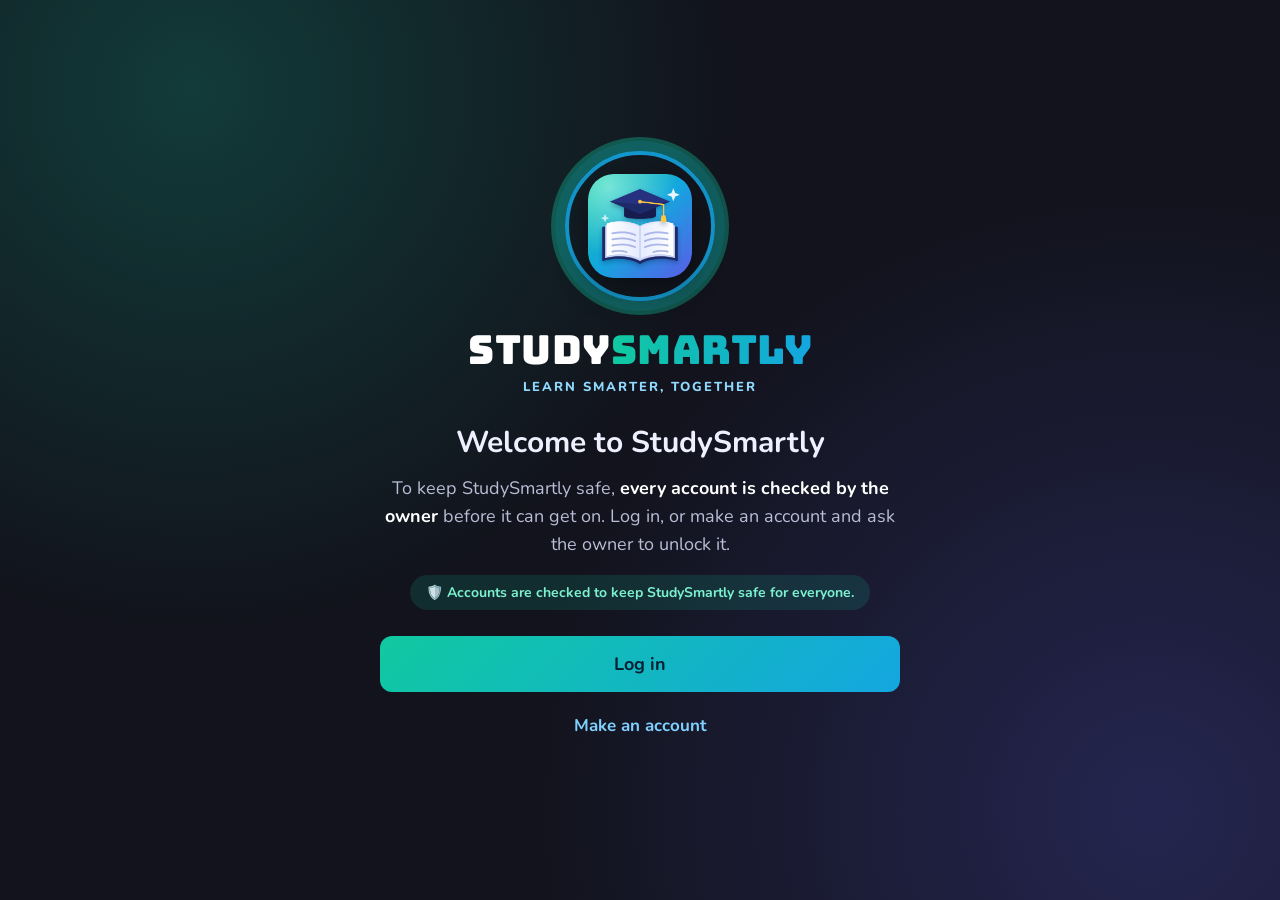
<file: index.html>
<!doctype html>
<html lang="en">
<head>
  <meta charset="utf-8">
  <meta name="viewport" content="width=device-width, initial-scale=1">
  <title>StudySmartly — Games by Us</title>
  <meta name="description" content="StudySmartly: play games made by me and my friends.">
  <link rel="icon" type="image/png" sizes="32x32" href="/icons/favicon-32.png?v=2">
  <link rel="icon" type="image/png" sizes="192x192" href="/icons/icon-192.png?v=2">
  <link rel="apple-touch-icon" href="/icons/apple-touch-icon.png?v=2">
  <link rel="manifest" href="/manifest.webmanifest">
  <meta name="theme-color" content="#0d0e1a">
  <meta name="apple-mobile-web-app-title" content="StudySmartly">
  <meta name="apple-mobile-web-app-capable" content="yes">
  <meta name="mobile-web-app-capable" content="yes">
  <meta name="apple-mobile-web-app-status-bar-style" content="black">
  <link rel="preconnect" href="https://fonts.googleapis.com">
  <link rel="preconnect" href="https://fonts.gstatic.com" crossorigin>
  <link href="https://fonts.googleapis.com/css2?family=Bungee&family=Nunito:wght@400;600;700;800&display=swap" rel="stylesheet">
  <link rel="stylesheet" href="css/style.css">
  <script src="js/common.js"></script>
</head>
<body>
  <header class="site-header">
    <div class="container header-inner">
      <a href="./" class="logo">
        <div class="logo-mark" data-icon="logo"></div>
        <div class="logo-text">Study<span>Smartly</span></div>
      </a>
      <div class="header-actions">
        <form class="search" id="searchForm" role="search">
          <input id="searchInput" type="search" placeholder="Search game or creator" aria-label="Search games" autocomplete="off">
          <button type="submit" aria-label="Search" data-icon="search"></button>
        </form>
        <button class="icon-btn" data-theme-toggle aria-label="Toggle dark mode"></button>
        <div id="accountSlot"></div>
      </div>
    </div>
  </header>

  <nav class="category-bar">
    <div class="container chips" id="chips"></div>
  </nav>

  <main class="container">
    <section class="hero" id="hero">
      <div>
        <div class="crumbs hidden" id="crumbs"></div>
        <span class="hero-icon hidden" id="heroIcon"></span>
        <h1 id="heroTitle">Play. Create. Share.</h1>
        <p id="heroText">Games built by our crew — pick one and hit play. Made something cool? Hit <b>＋ Add your game</b> to share it.</p>
      </div>
      <div class="hero-stats">
        <div class="stat"><b id="statGames">0</b><span>Games</span></div>
        <div class="stat"><b id="statCreators">0</b><span>Creators</span></div>
      </div>
    </section>

    <!-- Home: one section per game type -->
    <div id="homeSections" class="hidden"></div>

    <!-- A game type, a creator, or search results -->
    <div id="listView">
      <div class="section-head">
        <span data-icon="plus"></span>
        <h2 id="sectionTitle">Games</h2>
        <span class="result-count" id="resultCount"></span>
      </div>
      <div class="grid" id="grid"></div>
    </div>
  </main>

  <footer class="site-footer">
    <div class="container">
      <span>© <span id="year"></span> StudySmartly · Made by friends, for friends.</span>
      <a href="admin.html">Admin panel →</a>
    </div>
  </footer>

  <script src="js/app.js"></script>
</body>
</html>
</file>
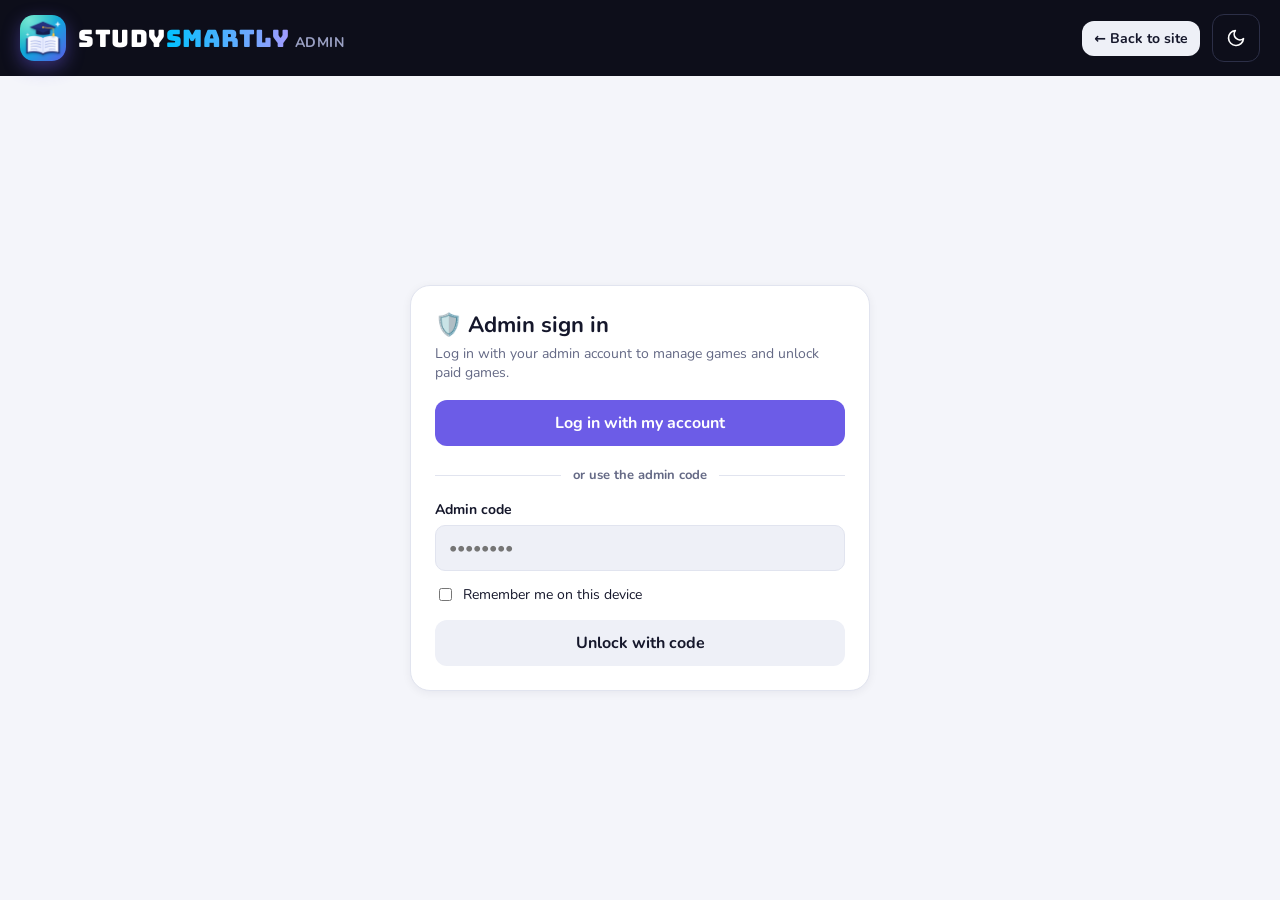
<file: admin.html>
<!doctype html>
<html lang="en">
<head>
  <meta charset="utf-8">
  <meta name="viewport" content="width=device-width, initial-scale=1">
  <title>StudySmartly Admin</title>
  <meta name="robots" content="noindex">
  <link rel="icon" type="image/png" sizes="32x32" href="/icons/favicon-32.png?v=2">
  <link rel="icon" type="image/png" sizes="192x192" href="/icons/icon-192.png?v=2">
  <link rel="apple-touch-icon" href="/icons/apple-touch-icon.png?v=2">
  <link rel="manifest" href="/manifest.webmanifest">
  <meta name="theme-color" content="#0d0e1a">
  <meta name="apple-mobile-web-app-title" content="StudySmartly">
  <meta name="apple-mobile-web-app-capable" content="yes">
  <meta name="mobile-web-app-capable" content="yes">
  <meta name="apple-mobile-web-app-status-bar-style" content="black">
  <link rel="preconnect" href="https://fonts.googleapis.com">
  <link rel="preconnect" href="https://fonts.gstatic.com" crossorigin>
  <link href="https://fonts.googleapis.com/css2?family=Bungee&family=Nunito:wght@400;600;700;800&display=swap" rel="stylesheet">
  <link rel="stylesheet" href="css/style.css">
  <script src="js/common.js"></script>
</head>
<body>
  <header class="site-header">
    <div class="container header-inner">
      <a href="./" class="logo">
        <div class="logo-mark" data-icon="logo"></div>
        <div class="logo-text">Study<span>Smartly</span> <small style="font-family:Nunito;font-size:14px;color:#9aa0c3;font-weight:700">ADMIN</small></div>
      </a>
      <div class="header-actions" style="justify-content:flex-end">
        <a class="btn btn-ghost btn-small" href="./">← Back to site</a>
        <button class="btn btn-ghost btn-small hidden" id="logoutBtn">Log out</button>
        <button class="icon-btn" data-theme-toggle aria-label="Toggle dark mode"></button>
      </div>
    </div>
  </header>

  <!-- Login: an admin account, or the admin code (ADMIN_CODE secret) -->
  <section class="login-wrap hidden" id="loginView">
    <div class="panel">
      <h2>🛡️ Admin sign in</h2>
      <p class="sub" id="accountNote">Log in with your admin account to manage games and unlock paid games.</p>
      <a class="btn btn-primary" style="width:100%" id="accountLoginBtn" href="login.html?next=admin.html">Log in with my account</a>
      <div class="or-line"><span>or use the admin code</span></div>
      <form id="loginForm">
        <div class="field">
          <label for="adminCode">Admin code</label>
          <input id="adminCode" type="password" placeholder="••••••••" required autocomplete="current-password">
        </div>
        <label style="display:flex;gap:8px;align-items:center;font-size:14px;margin-bottom:16px">
          <input type="checkbox" id="remember"> Remember me on this device
        </label>
        <button class="btn btn-ghost" style="width:100%" type="submit" id="loginBtn">Unlock with code</button>
      </form>
    </div>
  </section>

  <!-- Dashboard -->
  <main class="container hidden" id="dashView">
    <div class="admin-layout">
      <div class="panel">
        <h2 id="formTitle">Add a game</h2>
        <p class="sub">Paste the link to the game website and who made it.</p>
        <form id="gameForm">
          <div class="field">
            <label for="fName">Game name <span class="req">*</span></label>
            <input id="fName" maxlength="60" required placeholder="e.g. Space Dodge">
          </div>
          <div class="field">
            <label for="fCreator">Creator <span class="req">*</span></label>
            <input id="fCreator" maxlength="60" required placeholder="Who made it?" list="creatorList">
            <datalist id="creatorList"></datalist>
          </div>
          <div class="field">
            <label for="fUrl">Game link <span class="req">*</span></label>
            <input id="fUrl" type="text" inputmode="url" required placeholder="https://…">
          </div>
          <div class="field">
            <label for="fCategory">Category</label>
            <input id="fCategory" maxlength="30" placeholder="Action" list="categoryList">
            <datalist id="categoryList"></datalist>
          </div>
          <div class="field">
            <label>Thumbnail <span class="req" id="thumbReq">*</span></label>
            <label class="upload" id="uploadBox">
              <input id="fThumbFile" type="file" accept="image/*,application/pdf,.pdf">
              <div class="upload-thumb" id="uploadThumb">🖼️</div>
              <div class="upload-text">
                <b id="uploadLabel">Upload a picture</b>
                <span id="uploadHint">Any picture or a PDF · click or drag it here</span>
              </div>
            </label>
          </div>
          <div class="field">
            <label for="fDesc">Description</label>
            <textarea id="fDesc" maxlength="400" placeholder="What's the game about? How do you play?"></textarea>
          </div>
          <label class="check-row">
            <input type="checkbox" id="fPaid">
            <span>🔒 Needs to pay owner to own
              <small>Players must pay the creator, then an admin unlocks it for their account.</small></span>
          </label>
          <div class="field hidden" id="priceField">
            <label for="fPrice">Price</label>
            <input id="fPrice" maxlength="30" placeholder="e.g. $2 (optional)">
          </div>
          <div class="actions">
            <button class="btn btn-primary" type="submit" id="saveBtn">Add game</button>
            <button class="btn btn-ghost hidden" type="button" id="cancelEdit">Cancel edit</button>
          </div>
        </form>
        <div class="card preview-card" id="preview"></div>
      </div>

      <div style="display:flex;flex-direction:column;gap:28px;min-width:0">
      <div class="panel approve-panel" id="approvePanel">
        <div style="display:flex;align-items:center;gap:10px;margin-bottom:6px">
          <h2 style="margin:0">🛡️ Who can get on <span id="pendingCount" class="count-bubble" title="Waiting">0</span></h2>
        </div>
        <p class="sub"><b>Creator</b> decides who can add games: forever, for a set time, or not at all. Every new account starts on <b>FALSE</b>. Click it to set it to <b>TRUE</b> and let them on. Click TRUE to take access away again.</p>
        <div class="table-wrap"><table class="access-table">
          <thead><tr><th>Username</th><th>Allowed</th><th>Creator</th><th>Signed up</th><th>Last on</th></tr></thead>
          <tbody id="pendingRows"><tr><td colspan="4" class="muted-note">Loading…</td></tr></tbody>
        </table></div>
      </div>

      <div class="panel">
        <div class="status" id="status"><span class="dot"></span><span id="statusText">Connecting…</span></div>
        <div style="display:flex;align-items:center;gap:10px;margin-bottom:6px">
          <h2 style="margin:0">All games <span id="gameCount" style="color:var(--muted);font-weight:600"></span></h2>
          <button class="btn btn-ghost btn-small" id="refreshBtn" style="margin-left:auto">↻ Refresh</button>
        </div>
        <p class="sub">Changes show on the site straight away.</p>
        <div class="table-wrap">
          <table>
            <thead><tr><th></th><th>Game</th><th>Creator</th><th>Category</th><th></th></tr></thead>
            <tbody id="gameRows"></tbody>
          </table>
        </div>
      </div>

      <div class="panel">
        <div style="display:flex;align-items:center;gap:10px;margin-bottom:6px">
          <h2 style="margin:0">Player accounts <span id="userCount" style="color:var(--muted);font-weight:600"></span></h2>
          <button class="btn btn-ghost btn-small" id="refreshUsersBtn" style="margin-left:auto">↻ Refresh</button>
        </div>
        <p class="sub">When someone pays a game's owner, unlock that game for their account here. Unlocks work right away.</p>

        <form class="unlock-box" id="unlockForm">
          <h3>🔓 Unlock a paid game</h3>
          <p class="sub">They paid? Pick their account and the game they bought.</p>
          <div class="unlock-grid">
            <div class="field">
              <label for="uUser">Account</label>
              <input id="uUser" list="userList" placeholder="Type their username" autocomplete="off" required>
              <datalist id="userList"></datalist>
            </div>
            <div class="field">
              <label for="uGame">Paid game</label>
              <select id="uGame" required></select>
            </div>
            <div class="field">
              <label for="uPaid">Paid with</label>
              <select id="uPaid">
                <option>Cash</option>
                <option>Bank transfer</option>
                <option>Gift / free</option>
                <option>Other</option>
              </select>
            </div>
            <div class="field">
              <label for="uNote">Note</label>
              <input id="uNote" maxlength="100" placeholder="e.g. $2 at lunch (optional)">
            </div>
          </div>
          <button class="btn btn-primary" type="submit" id="uSubmit">🔓 Unlock game</button>
          <div class="unlock-result hidden" id="uResult"></div>
        </form>

        <div class="field" style="margin-bottom:4px">
          <input id="userSearch" type="search" placeholder="Search usernames…" autocomplete="off">
        </div>
        <div id="userRows"></div>
      </div>

      <div class="panel" id="commentReportsPanel">
        <div style="display:flex;align-items:center;gap:10px;margin-bottom:6px">
          <h2 style="margin:0">🗨️ Reported comments <span id="commentReportCount" class="count-bubble zero">0</span></h2>
          <button class="btn btn-ghost btn-small" id="refreshCommentReportsBtn" style="margin-left:auto">↻ Refresh</button>
        </div>
        <p class="sub">Comments on games that players reported. Delete anything unkind, or mark it fine.</p>
        <div id="commentReportRows"><p class="muted-note">Loading…</p></div>
      </div>

      <div class="panel" id="chatReportsPanel">
        <div style="display:flex;align-items:center;gap:10px;margin-bottom:6px">
          <h2 style="margin:0">💬 Reported messages <span id="chatReportCount" class="count-bubble zero">0</span></h2>
          <button class="btn btn-ghost btn-small" id="refreshChatReportsBtn" style="margin-left:auto">↻ Refresh</button>
        </div>
        <p class="sub">Chat messages players reported. Delete anything unkind or unsafe; you can also set the sender to FALSE in Who can get on.</p>
        <div id="chatReportRows"><p class="muted-note">Loading…</p></div>
      </div>

      <div class="panel" id="reportsPanel">
        <div style="display:flex;align-items:center;gap:10px;margin-bottom:6px">
          <h2 style="margin:0">🚩 Reports <span id="reportCount" class="count-bubble zero">0</span></h2>
          <button class="btn btn-ghost btn-small" id="refreshReportsBtn" style="margin-left:auto">↻ Refresh</button>
        </div>
        <p class="sub">Games players reported as broken or inappropriate. Check the game, fix or delete it, then mark the report done.</p>
        <div id="reportRows"><p class="muted-note">Loading…</p></div>
      </div>

      <div class="panel">
        <div style="display:flex;align-items:center;gap:10px;margin-bottom:6px">
          <h2 style="margin:0">👀 Login attempts</h2>
          <button class="btn btn-ghost btn-small" id="refreshLoginsBtn" style="margin-left:auto">↻ Refresh</button>
        </div>
        <p class="sub">Everyone who tried to log in or sign up in the last 30 days, newest first.</p>
        <div class="field" style="margin-bottom:4px">
          <select id="loginFilter">
            <option value="">All attempts</option>
            <option value="problems">Only failed / waiting / blocked</option>
          </select>
        </div>
        <div class="table-wrap"><table class="log-table">
          <thead><tr><th>When</th><th>Username</th><th>What happened</th><th>Where</th><th>Device</th></tr></thead>
          <tbody id="loginRows"><tr><td colspan="5" class="muted-note">Loading…</td></tr></tbody>
        </table></div>
      </div>
      </div>
    </div>
  </main>

  <script src="js/upload.js"></script>
  <script src="js/admin.js"></script>
</body>
</html>
</file>
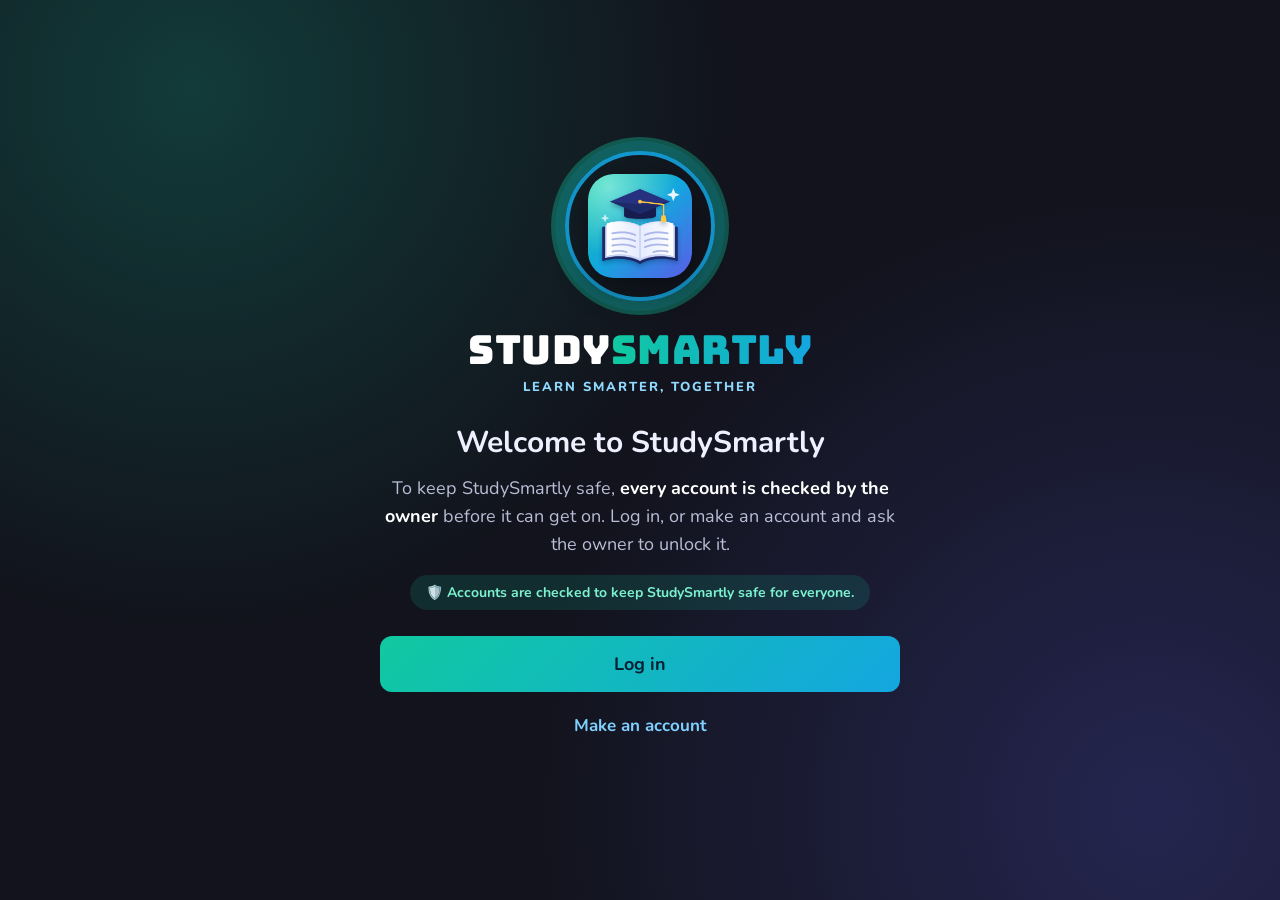
<file: chat.html>
<!doctype html>
<html lang="en">
<head>
  <meta charset="utf-8">
  <meta name="viewport" content="width=device-width, initial-scale=1">
  <title>Friends & Chat · StudySmartly</title>
  <meta name="description" content="StudySmartly: play games made by me and my friends.">
  <link rel="icon" type="image/png" sizes="32x32" href="/icons/favicon-32.png?v=2">
  <link rel="icon" type="image/png" sizes="192x192" href="/icons/icon-192.png?v=2">
  <link rel="apple-touch-icon" href="/icons/apple-touch-icon.png?v=2">
  <link rel="manifest" href="/manifest.webmanifest">
  <meta name="theme-color" content="#0d0e1a">
  <meta name="apple-mobile-web-app-title" content="StudySmartly">
  <meta name="apple-mobile-web-app-capable" content="yes">
  <meta name="mobile-web-app-capable" content="yes">
  <meta name="apple-mobile-web-app-status-bar-style" content="black">
  <link rel="preconnect" href="https://fonts.googleapis.com">
  <link rel="preconnect" href="https://fonts.gstatic.com" crossorigin>
  <link href="https://fonts.googleapis.com/css2?family=Bungee&family=Nunito:wght@400;600;700;800&display=swap" rel="stylesheet">
  <link rel="stylesheet" href="css/style.css">
  <script src="js/common.js"></script>
</head>
<body>
  <header class="site-header">
    <div class="container header-inner">
      <a href="./" class="logo">
        <div class="logo-mark" data-icon="logo"></div>
        <div class="logo-text">Study<span>Smartly</span></div>
      </a>
      <div class="header-actions">
        <form class="search" id="searchForm" role="search">
          <input id="searchInput" type="search" placeholder="Search game or creator" aria-label="Search games" autocomplete="off">
          <button type="submit" aria-label="Search" data-icon="search"></button>
        </form>
        <button class="icon-btn" data-theme-toggle aria-label="Toggle dark mode"></button>
        <div id="accountSlot"></div>
      </div>
    </div>
  </header>

  <main class="container chat-page">
    <div class="chat-app" id="chatApp">
      <!-- Left: chats, friends, add / join -->
      <aside class="chat-side panel">
        <div class="chat-tabs" role="tablist">
          <button class="active" data-tab="chats" role="tab">💬 Chats <span class="tab-badge hidden" id="chatsBadge"></span></button>
          <button data-tab="friends" role="tab">👥 Friends <span class="tab-badge hidden" id="friendsBadge"></span></button>
        </div>

        <div data-pane="chats">
          <div class="chat-actions">
            <button class="btn btn-primary btn-small" id="newGroupBtn">＋ New group</button>
            <form id="joinForm" class="join-form">
              <input id="joinCode" placeholder="Room code" maxlength="8" autocomplete="off" autocapitalize="characters" aria-label="Room code">
              <button class="btn btn-ghost btn-small" type="submit">Join</button>
            </form>
          </div>
          <div id="roomList" class="room-list"><p class="muted-note">Loading…</p></div>
        </div>

        <div data-pane="friends" class="hidden">
          <form id="addFriendForm" class="add-friend">
            <input id="friendName" placeholder="Add a friend by username" maxlength="20" autocomplete="off" autocapitalize="off" spellcheck="false" aria-label="Friend's username">
            <button class="btn btn-primary btn-small" type="submit">Add</button>
          </form>
          <div id="requestList"></div>
          <div id="friendList" class="friend-list"></div>
          <details class="blocked-box" id="blockedBox"><summary>Blocked</summary><div id="blockedList"></div></details>
        </div>
      </aside>

      <!-- Right: the open conversation -->
      <section class="chat-main panel" id="chatMain">
        <div class="chat-empty" id="chatEmpty">
          <div class="big">💬</div>
          <h2>Friends & Chat</h2>
          <p class="sub">Add friends by username and message them, or make a group and share its room code.</p>
        </div>
        <div class="chat-room hidden" id="chatRoom">
          <header class="room-head">
            <button class="btn btn-ghost btn-small back-btn" id="backBtn" aria-label="Back to chats">←</button>
            <div class="room-title">
              <h2 id="roomName"></h2>
              <div class="room-sub" id="roomSub"></div>
            </div>
            <div class="room-code hidden" id="roomCodeBox" title="Share this so friends can join">
              <span>Room code</span><b id="roomCode"></b>
              <button class="btn btn-ghost btn-small" id="copyCode">Copy</button>
            </div>
            <button class="btn btn-ghost btn-small" id="roomMenuBtn" aria-label="More">⋯</button>
            <div class="room-menu hidden" id="roomMenu"></div>
          </header>
          <div class="messages" id="messages" aria-live="polite"></div>
          <form class="composer" id="composer">
            <input id="msgInput" placeholder="Message…" maxlength="1000" autocomplete="off" aria-label="Message">
            <button class="btn btn-primary" type="submit" id="sendBtn">Send</button>
          </form>
        </div>
      </section>
    </div>
    <p class="chat-safety">🛡️ Be kind. Never share passwords, your address or other private info. Use <b>⋯ → Report</b> on a message if someone's being unkind, and <b>Block</b> to stop them messaging you.</p>
  </main>

  <script src="js/chat.js"></script>
</body>
</html>
</file>
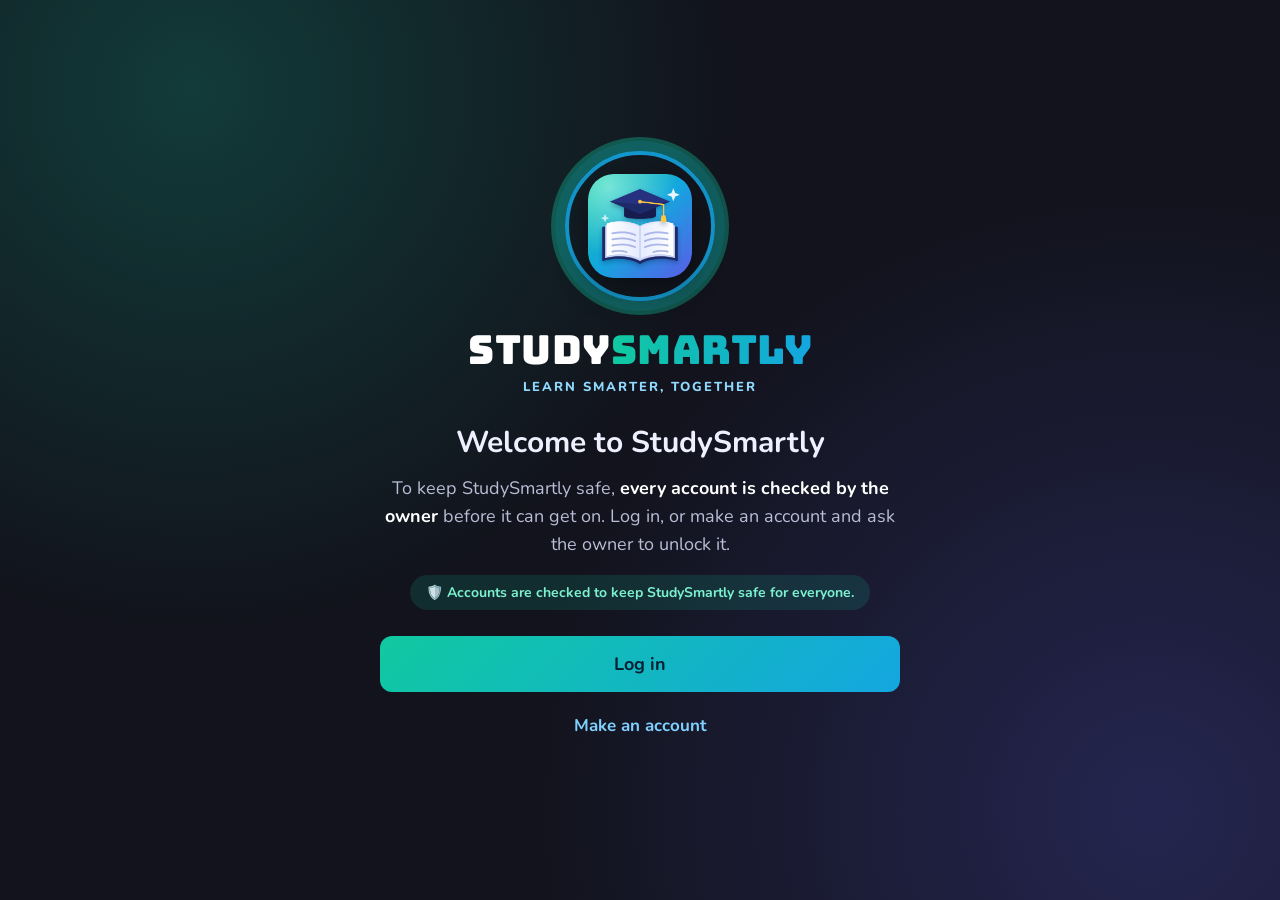
<file: create.html>
<!doctype html>
<html lang="en">
<head>
  <meta charset="utf-8">
  <meta name="viewport" content="width=device-width, initial-scale=1">
  <title>Add Your Game · StudySmartly</title>
  <link rel="icon" type="image/png" sizes="32x32" href="/icons/favicon-32.png?v=2">
  <link rel="icon" type="image/png" sizes="192x192" href="/icons/icon-192.png?v=2">
  <link rel="apple-touch-icon" href="/icons/apple-touch-icon.png?v=2">
  <link rel="manifest" href="/manifest.webmanifest">
  <meta name="theme-color" content="#0d0e1a">
  <meta name="apple-mobile-web-app-title" content="StudySmartly">
  <meta name="apple-mobile-web-app-capable" content="yes">
  <meta name="mobile-web-app-capable" content="yes">
  <meta name="apple-mobile-web-app-status-bar-style" content="black">
  <link rel="preconnect" href="https://fonts.googleapis.com">
  <link rel="preconnect" href="https://fonts.gstatic.com" crossorigin>
  <link href="https://fonts.googleapis.com/css2?family=Bungee&family=Nunito:wght@400;600;700;800&display=swap" rel="stylesheet">
  <link rel="stylesheet" href="css/style.css">
  <script src="js/common.js"></script>
</head>
<body>
  <header class="site-header">
    <div class="container header-inner">
      <a href="./" class="logo">
        <div class="logo-mark" data-icon="logo"></div>
        <div class="logo-text">Study<span>Smartly</span></div>
      </a>
      <div class="header-actions" style="justify-content:flex-end">
        <a class="btn btn-ghost btn-small" href="./">← Back to games</a>
        <button class="icon-btn" data-theme-toggle aria-label="Toggle dark mode"></button>
        <div id="accountSlot"></div>
      </div>
    </div>
  </header>

  <main class="container create-page">
    <!-- Not logged in -->
    <section class="panel create-gate hidden" id="gate">
      <div class="big">🎮</div>
      <h2>Share your game with everyone</h2>
      <p class="sub">Make a free account to add your games. They go live on StudySmartly straight away, with your name on them.</p>
      <div class="actions" style="justify-content:center">
        <a class="btn btn-primary" id="gateSignup" href="#">Sign up</a>
        <a class="btn btn-ghost" id="gateLogin" href="#">Log in</a>
      </div>
    </section>

    <div class="create-layout hidden" id="createView">
      <section class="panel" id="notCreator" style="display:none">
        <h2>🎨 Creator accounts only</h2>
        <p class="sub">Only creator accounts can add games to StudySmartly. Ask an admin to make your account a creator account.</p>
        <p class="muted-note">You can still edit, delete and unlock the games you've already added, under <b>My games</b>.</p>
      </section>
      <section class="panel" id="formPanel">
        <h2 id="formTitle">Add your game</h2>
        <p class="sub" id="formSub">It shows up for everyone as soon as you publish.</p>

        <form id="gameForm" novalidate>
          <!-- Where the game lives -->
          <div class="source-tabs" id="sourceTabs" role="tablist">
            <button type="button" role="tab" data-source="link" class="active">
              <b>🔗 Link</b><span>It's already online</span></button>
            <button type="button" role="tab" data-source="upload">
              <b>📦 Upload files</b><span>We host it for you</span></button>
          </div>

          <div id="linkSource">
            <div class="field">
              <label for="fUrl">Game link <span class="req">*</span></label>
              <input id="fUrl" type="url" inputmode="url" placeholder="https://my-game.pages.dev">
              <span class="hint">🔄 Games added by link update by themselves: when you change your game's site, it changes here too.</span>
            </div>
          </div>

          <div id="uploadSource" class="hidden">
            <div class="field">
              <label>Game files <span class="req">*</span></label>
              <label class="upload drop-files" id="filesBox">
                <input id="fFiles" type="file" accept=".html,.htm,.zip,text/html,application/zip">
                <div class="upload-thumb">📦</div>
                <div class="upload-text">
                  <b id="filesLabel">Upload a .zip or .html file</b>
                  <span id="filesHint">A .zip of your game folder, or a single .html file · drag it here</span>
                </div>
              </label>
              <button type="button" class="link-btn" id="pickFolder">or pick a whole folder</button>
              <input id="fFolder" type="file" webkitdirectory multiple class="hidden">
            </div>
            <div class="field hidden" id="entryField">
              <label for="fEntry">Start page</label>
              <select id="fEntry"></select>
              <span class="hint">The HTML file that starts your game (usually index.html).</span>
            </div>
          </div>

          <div id="filesLocked" class="note-box hidden">📦 This game's files are hosted on StudySmartly. Fixed a bug or made it better? <b>Upload a new version</b> below. Its plays, likes and everyone's saved progress stay.</div>

          <div class="field">
            <label for="fName">Game name <span class="req">*</span></label>
            <input id="fName" maxlength="60" placeholder="e.g. Space Dodge">
          </div>
          <div class="row">
            <div class="field">
              <label for="fCreator">Made by</label>
              <input id="fCreator" maxlength="60">
            </div>
            <div class="field">
              <label for="fCategory">Category</label>
              <input id="fCategory" maxlength="30" placeholder="Action" list="categoryList">
              <datalist id="categoryList"></datalist>
            </div>
          </div>
          <div class="field">
            <label>Thumbnail <span class="req" id="thumbReq">*</span></label>
            <label class="upload" id="uploadBox">
              <input id="fThumbFile" type="file" accept="image/*,application/pdf,.pdf">
              <div class="upload-thumb" id="uploadThumb">🖼️</div>
              <div class="upload-text">
                <b id="uploadLabel">Upload a picture</b>
                <span id="uploadHint">Any picture or a PDF · click or drag it here</span>
              </div>
            </label>
          </div>
          <div class="field">
            <label for="fDesc">Description</label>
            <textarea id="fDesc" maxlength="400" placeholder="What's the game about? How do you play?"></textarea>
          </div>
          <label class="check-row">
            <input type="checkbox" id="fPaid">
            <span>🔒 Needs to pay owner to own
              <small>Players pay you, then you unlock it for their account under My games.</small></span>
          </label>
          <div class="field hidden" id="priceField">
            <label for="fPrice">Price</label>
            <input id="fPrice" maxlength="30" placeholder="e.g. $2 (optional)">
          </div>

          <p class="form-error hidden" id="formError" role="alert"></p>
          <div class="progress hidden" id="progress"><div class="progress-bar" id="progressBar"></div><span id="progressText"></span></div>
          <div class="actions">
            <button class="btn btn-primary btn-big" type="submit" id="saveBtn">🚀 Publish game</button>
            <button class="btn btn-ghost hidden" type="button" id="cancelEdit">Cancel edit</button>
          </div>
        </form>
      </section>

      <aside class="create-side">
        <section class="panel">
          <h2 style="font-size:18px">Preview</h2>
          <div class="card preview-card" id="preview"></div>
        </section>
        <section class="panel">
          <h2 style="font-size:18px">My games <span id="myCount" style="color:var(--muted);font-weight:600"></span></h2>
          <div id="myGames"><p class="muted-note">Loading…</p></div>
        </section>
      </aside>
    </div>

    <!-- Published -->
    <section class="panel create-gate hidden" id="doneView">
      <div class="big">🎉</div>
      <h2 id="doneTitle">Your game is live!</h2>
      <p class="sub">It’s on StudySmartly now. Go and play it!</p>
      <div class="actions" style="justify-content:center">
        <a class="btn btn-primary" id="doneView-play" href="./">See it on the site</a>
        <button class="btn btn-ghost" id="addAnother">Add another game</button>
      </div>
    </section>
  </main>

  <script src="js/upload.js"></script>
  <script src="js/create.js"></script>
</body>
</html>
</file>
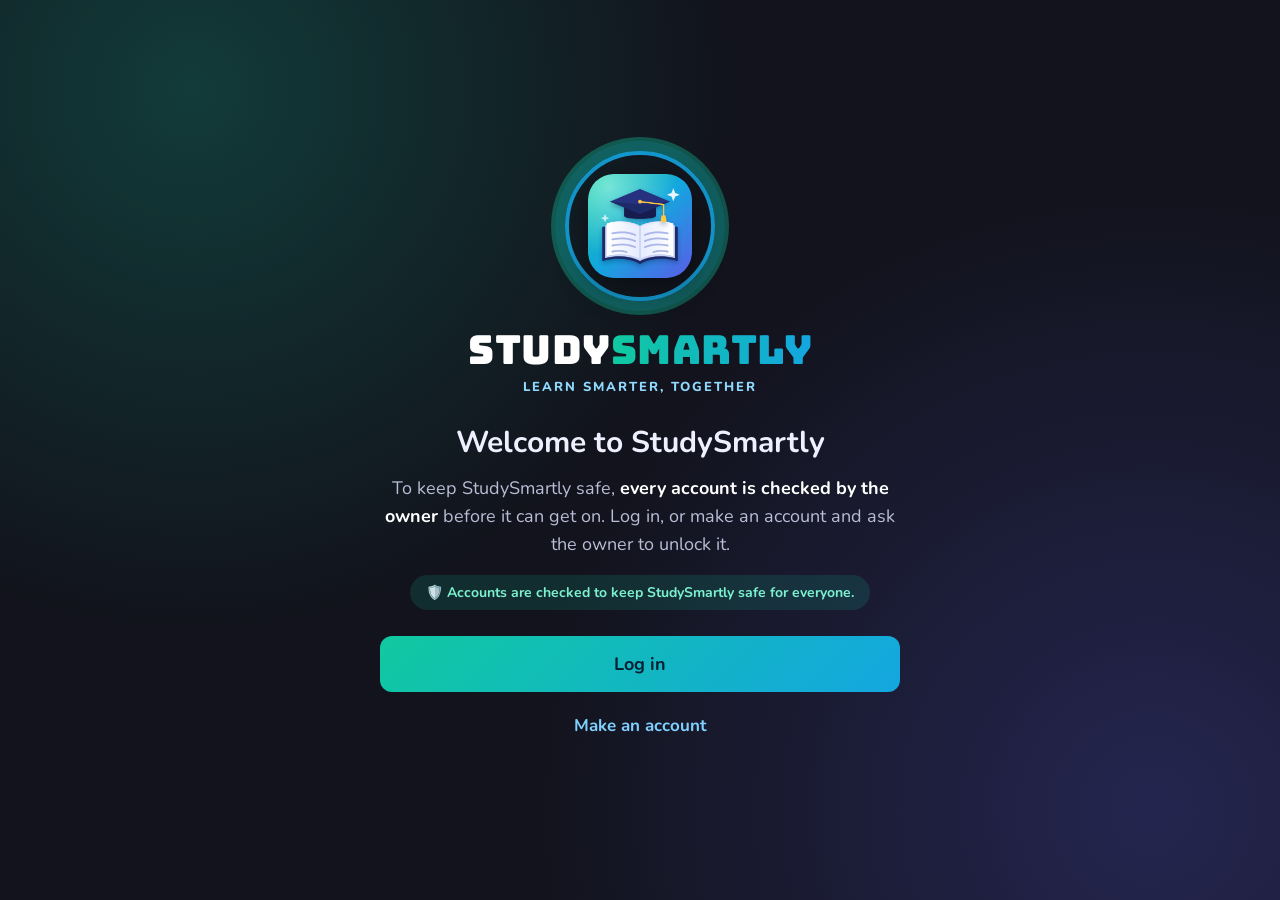
<file: creators.html>
<!doctype html>
<html lang="en">
<head>
  <meta charset="utf-8">
  <meta name="viewport" content="width=device-width, initial-scale=1">
  <title>Creators · StudySmartly</title>
  <meta name="description" content="StudySmartly: play games made by me and my friends.">
  <link rel="icon" type="image/png" sizes="32x32" href="/icons/favicon-32.png?v=2">
  <link rel="icon" type="image/png" sizes="192x192" href="/icons/icon-192.png?v=2">
  <link rel="apple-touch-icon" href="/icons/apple-touch-icon.png?v=2">
  <link rel="manifest" href="/manifest.webmanifest">
  <meta name="theme-color" content="#0d0e1a">
  <meta name="apple-mobile-web-app-title" content="StudySmartly">
  <meta name="apple-mobile-web-app-capable" content="yes">
  <meta name="mobile-web-app-capable" content="yes">
  <meta name="apple-mobile-web-app-status-bar-style" content="black">
  <link rel="preconnect" href="https://fonts.googleapis.com">
  <link rel="preconnect" href="https://fonts.gstatic.com" crossorigin>
  <link href="https://fonts.googleapis.com/css2?family=Bungee&family=Nunito:wght@400;600;700;800&display=swap" rel="stylesheet">
  <link rel="stylesheet" href="css/style.css">
  <script src="js/common.js"></script>
</head>
<body>
  <header class="site-header">
    <div class="container header-inner">
      <a href="./" class="logo">
        <div class="logo-mark" data-icon="logo"></div>
        <div class="logo-text">Study<span>Smartly</span></div>
      </a>
      <div class="header-actions">
        <form class="search" id="searchForm" role="search">
          <input id="searchInput" type="search" placeholder="Search game or creator" aria-label="Search games" autocomplete="off">
          <button type="submit" aria-label="Search" data-icon="search"></button>
        </form>
        <button class="icon-btn" data-theme-toggle aria-label="Toggle dark mode"></button>
        <div id="accountSlot"></div>
      </div>
    </div>
  </header>

  <main class="container">
    <section class="hero">
      <div>
        <div class="crumbs"><a href="./">Home</a> › Creators</div>
        <span class="hero-icon">👥</span>
        <h1>Creators</h1>
        <p>The people making games for StudySmartly. Click someone to see all their games.</p>
      </div>
      <div class="hero-stats">
        <div class="stat"><b id="statCreators">0</b><span>Creators</span></div>
        <div class="stat"><b id="statGames">0</b><span>Games</span></div>
      </div>
    </section>

    <div class="section-head">
      <span data-icon="plus"></span>
      <h2>All creators</h2>
      <span class="result-count" id="resultCount"></span>
    </div>
    <div class="creator-grid" id="creatorGrid"></div>
  </main>

  <footer class="site-footer">
    <div class="container">
      <span>© <span id="year"></span> StudySmartly · Made by friends, for friends.</span>
      <a href="admin.html">Admin panel →</a>
    </div>
  </footer>

  <script src="js/creators.js"></script>
</body>
</html>
</file>
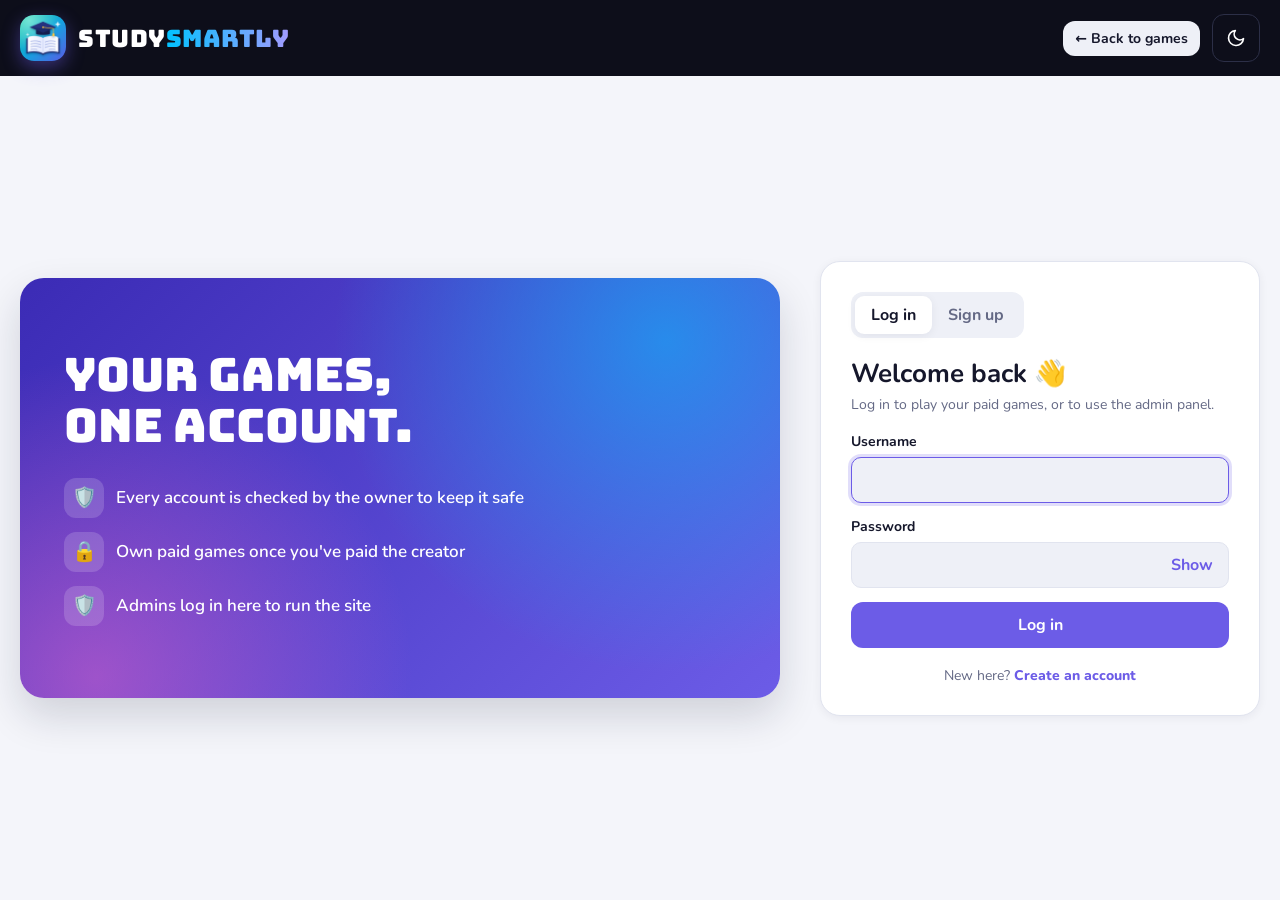
<file: login.html>
<!doctype html>
<html lang="en">
<head>
  <meta charset="utf-8">
  <meta name="viewport" content="width=device-width, initial-scale=1">
  <title>Log in · StudySmartly</title>
  <link rel="icon" type="image/png" sizes="32x32" href="/icons/favicon-32.png?v=2">
  <link rel="icon" type="image/png" sizes="192x192" href="/icons/icon-192.png?v=2">
  <link rel="apple-touch-icon" href="/icons/apple-touch-icon.png?v=2">
  <link rel="manifest" href="/manifest.webmanifest">
  <meta name="theme-color" content="#0d0e1a">
  <meta name="apple-mobile-web-app-title" content="StudySmartly">
  <meta name="apple-mobile-web-app-capable" content="yes">
  <meta name="mobile-web-app-capable" content="yes">
  <meta name="apple-mobile-web-app-status-bar-style" content="black">
  <link rel="preconnect" href="https://fonts.googleapis.com">
  <link rel="preconnect" href="https://fonts.gstatic.com" crossorigin>
  <link href="https://fonts.googleapis.com/css2?family=Bungee&family=Nunito:wght@400;600;700;800&display=swap" rel="stylesheet">
  <link rel="stylesheet" href="css/style.css">
  <script src="js/common.js"></script>
</head>
<body>
  <header class="site-header">
    <div class="container header-inner">
      <a href="./" class="logo">
        <div class="logo-mark" data-icon="logo"></div>
        <div class="logo-text">Study<span>Smartly</span></div>
      </a>
      <div class="header-actions" style="justify-content:flex-end">
        <a class="btn btn-ghost btn-small" href="./">← Back to games</a>
        <button class="icon-btn" data-theme-toggle aria-label="Toggle dark mode"></button>
      </div>
    </div>
  </header>

  <main class="auth-page container">
    <section class="auth-hero">
      <h1>Your games,<br>one account.</h1>
      <ul>
        <li><span>🛡️</span> Every account is checked by the owner to keep it safe</li>
        <li><span>🔒</span> Own paid games once you've paid the creator</li>
        <li><span>🛡️</span> Admins log in here to run the site</li>
      </ul>
    </section>

    <section class="panel auth-card">
      <!-- Already logged in -->
      <div id="signedIn" class="hidden">
        <h2>You're logged in 👋</h2>
        <p class="sub" id="signedInText"></p>
        <div class="actions" style="flex-direction:column">
          <a class="btn btn-primary" id="continueBtn" href="./">Continue</a>
          <a class="btn btn-ghost hidden" id="adminLink" href="admin.html">🛡️ Admin panel</a>
          <button class="btn btn-ghost" id="logoutBtn">Log out</button>
        </div>
      </div>

      <!-- Change password (also after an admin reset) -->
      <div id="changeView" class="hidden">
        <h2>🔑 Change password</h2>
        <p class="sub" id="changeSub">Choose a new password for your account.</p>
        <form id="changeForm" novalidate>
          <div class="field"><label for="curPass" id="curPassLabel">Current password</label>
            <input id="curPass" type="password" autocomplete="current-password" maxlength="200"></div>
          <div class="field"><label for="newPass">New password</label>
            <input id="newPass" type="password" autocomplete="new-password" maxlength="200">
            <span class="hint">At least 6 characters.</span></div>
          <div class="field"><label for="newPass2">Type it again</label>
            <input id="newPass2" type="password" autocomplete="new-password" maxlength="200"></div>
          <p class="form-error hidden" id="changeError" role="alert"></p>
          <button class="btn btn-primary" style="width:100%" id="changeSubmit" type="submit">Save new password</button>
        </form>
      </div>

      <!-- Log in / sign up -->
      <div id="authView">
        <div class="auth-tabs" role="tablist">
          <button type="button" role="tab" data-mode="login">Log in</button>
          <button type="button" role="tab" data-mode="signup">Sign up</button>
        </div>
        <h2 id="authTitle"></h2>
        <p class="sub" id="authSub"></p>
        <form id="authForm" novalidate>
          <div class="field">
            <label for="authUser">Username</label>
            <input id="authUser" autocomplete="username" required maxlength="20" autocapitalize="off" spellcheck="false">
            <span class="hint" id="userHint">3-20 letters, numbers or _</span>
          </div>
          <div class="field">
            <label for="authPass">Password</label>
            <div class="pass-wrap">
              <input id="authPass" type="password" required maxlength="200">
              <button type="button" class="pass-toggle" id="passToggle" aria-label="Show password">Show</button>
            </div>
          </div>
          <div class="field" id="confirmField">
            <label for="authPass2">Confirm password</label>
            <input id="authPass2" type="password" maxlength="200" autocomplete="new-password">
          </div>
          <p class="form-error hidden" id="formError" role="alert"></p>
          <button class="btn btn-primary" style="width:100%" id="authSubmit" type="submit"></button>
        </form>
        <p class="switch-line" id="switchLine"></p>
      </div>
    </section>
  </main>

  <script src="js/login.js"></script>
</body>
</html>
</file>
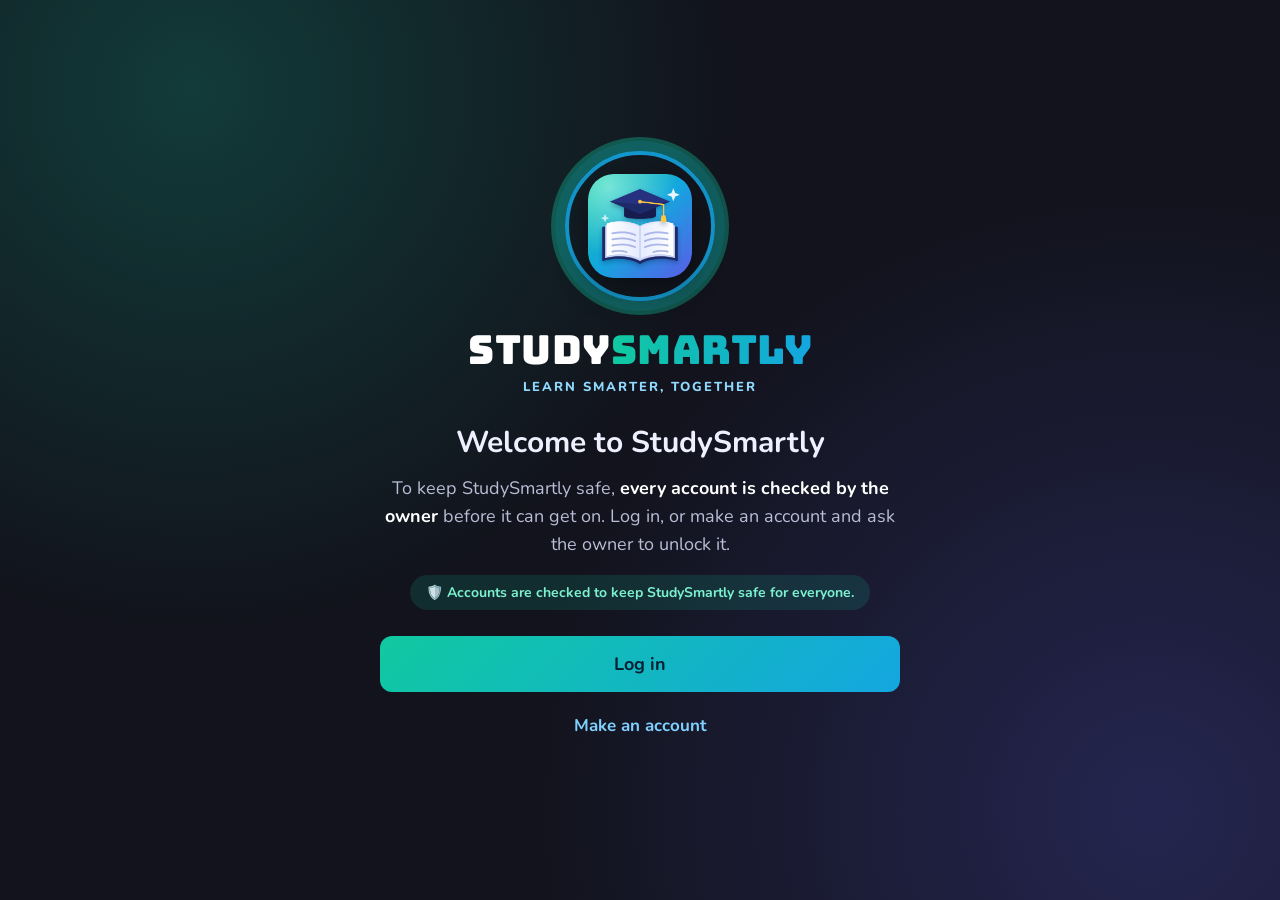
<file: play.html>
<!doctype html>
<html lang="en">
<head>
  <meta charset="utf-8">
  <meta name="viewport" content="width=device-width, initial-scale=1">
  <title>Play · StudySmartly</title>
  <link rel="icon" type="image/png" sizes="32x32" href="/icons/favicon-32.png?v=2">
  <link rel="icon" type="image/png" sizes="192x192" href="/icons/icon-192.png?v=2">
  <link rel="apple-touch-icon" href="/icons/apple-touch-icon.png?v=2">
  <link rel="manifest" href="/manifest.webmanifest">
  <meta name="theme-color" content="#0d0e1a">
  <meta name="apple-mobile-web-app-title" content="StudySmartly">
  <meta name="apple-mobile-web-app-capable" content="yes">
  <meta name="mobile-web-app-capable" content="yes">
  <meta name="apple-mobile-web-app-status-bar-style" content="black">
  <link rel="preconnect" href="https://fonts.googleapis.com">
  <link rel="preconnect" href="https://fonts.gstatic.com" crossorigin>
  <link href="https://fonts.googleapis.com/css2?family=Bungee&family=Nunito:wght@400;600;700;800&display=swap" rel="stylesheet">
  <link rel="stylesheet" href="css/style.css">
  <script src="js/common.js"></script>
</head>
<body>
  <header class="site-header">
    <div class="container header-inner">
      <a href="./" class="logo">
        <div class="logo-mark" data-icon="logo"></div>
        <div class="logo-text">Study<span>Smartly</span></div>
      </a>
      <div class="header-actions">
        <form class="search" action="./" role="search">
          <input name="q" type="search" placeholder="Search game or creator" aria-label="Search games" autocomplete="off">
          <button type="submit" aria-label="Search" data-icon="search"></button>
        </form>
        <button class="icon-btn" data-theme-toggle aria-label="Toggle dark mode"></button>
        <div id="accountSlot"></div>
      </div>
    </div>
  </header>

  <main class="container play-page">
    <div id="notFound" class="empty hidden" style="margin-top:30px">
      <div class="big">🕹️</div>
      <h3>Game not found</h3>
      <p>It may have been removed. <a href="./" style="color:var(--accent);font-weight:700">Browse all games →</a></p>
    </div>

    <div id="playView" class="hidden">
      <div class="player" id="player">
        <!-- Cover shown until the user presses Play -->
        <div class="player-cover" id="cover" role="button" tabindex="0" aria-label="Start game">
          <div class="cover-bg" id="coverBg"></div>
          <div class="cover-content">
            <div class="cover-thumb" id="coverThumb"></div>
            <div class="cover-title" id="coverTitle"></div>
            <span class="cover-play"><span data-icon="play"></span> Play</span>
          </div>
        </div>
        <iframe id="frame" title="Game" class="hidden"
          allow="fullscreen; autoplay; gamepad; clipboard-write; pointer-lock"
          allowfullscreen referrerpolicy="no-referrer-when-downgrade"></iframe>
        <button class="exit-fs" id="exitFs" aria-label="Exit fullscreen">✕ Exit fullscreen</button>
      </div>

      <div class="play-bar">
        <div class="play-title">
          <h1 id="gameTitle"></h1>
          <div class="play-sub" id="gameSub"></div>
        </div>
        <div class="play-actions">
          <div class="vote-group" role="group" aria-label="Rate this game">
            <button class="btn btn-ghost vote" id="likeBtn" title="I like it">👍 <span id="likeCount">0</span></button>
            <button class="btn btn-ghost vote" id="dislikeBtn" title="I don't like it">👎 <span id="dislikeCount">0</span></button>
          </div>
          <button class="btn btn-ghost" id="favBtn">☆ Favourite</button>
          <button class="btn btn-ghost" id="reportBtn" title="Report a problem">🚩 Report</button>
          <button class="btn btn-ghost" id="fsBtn"><span class="ic" data-icon="expand"></span> Fullscreen</button>
          <a class="btn btn-ghost onenote-btn" id="oneNoteBtn" href="https://www.onenote.com/notebooks" title="Switch this tab to Microsoft OneNote">📓 OneNote</a>
          <button class="btn btn-dark" id="shareBtn"><span class="ic" data-icon="share"></span> Share</button>
        </div>
      </div>

      <!-- Saved progress (games hosted on StudySmartly) -->
      <div class="save-bar hidden" id="saveBar"></div>

      <section class="panel play-about" id="aboutPanel">
        <h2>About this game</h2>
        <p id="gameDesc"></p>
      </section>

      <section class="panel ai-panel" id="aiPanel">
        <div class="ai-head">
          <h2>✨ AI overview</h2>
          <button class="btn btn-ghost btn-small hidden" id="aiRefresh" title="Write the overview again">↻ Refresh</button>
        </div>
        <div id="aiBody"><p class="muted-note">Loading…</p></div>
        <p class="ai-note">Written by AI after reading the game's code, so it might not be perfect.</p>
      </section>

      <section class="panel comments-panel" id="commentsPanel">
        <h2>💬 Comments <span class="muted-count" id="commentCount"></span></h2>
        <form class="comment-form" id="commentForm">
          <textarea id="commentText" maxlength="500" rows="2" placeholder="What did you think? Tips, high scores, ideas for the creator…" aria-label="Write a comment"></textarea>
          <div class="comment-form-row">
            <span class="hint" id="commentChars">0 / 500</span>
            <button class="btn btn-primary btn-small" type="submit" id="commentPost">Post</button>
          </div>
        </form>
        <div id="commentList" class="comment-list"><p class="muted-note">Loading…</p></div>
      </section>

      <div class="section-head">
        <span data-icon="plus"></span>
        <h2>More Games</h2>
      </div>
      <div class="grid" id="moreGrid"></div>
    </div>
  </main>

  <footer class="site-footer">
    <div class="container">
      <span>© <span id="year"></span> StudySmartly · Made by friends, for friends.</span>
      <a href="admin.html">Admin panel →</a>
    </div>
  </footer>

  <script src="js/play.js"></script>
</body>
</html>
</file>
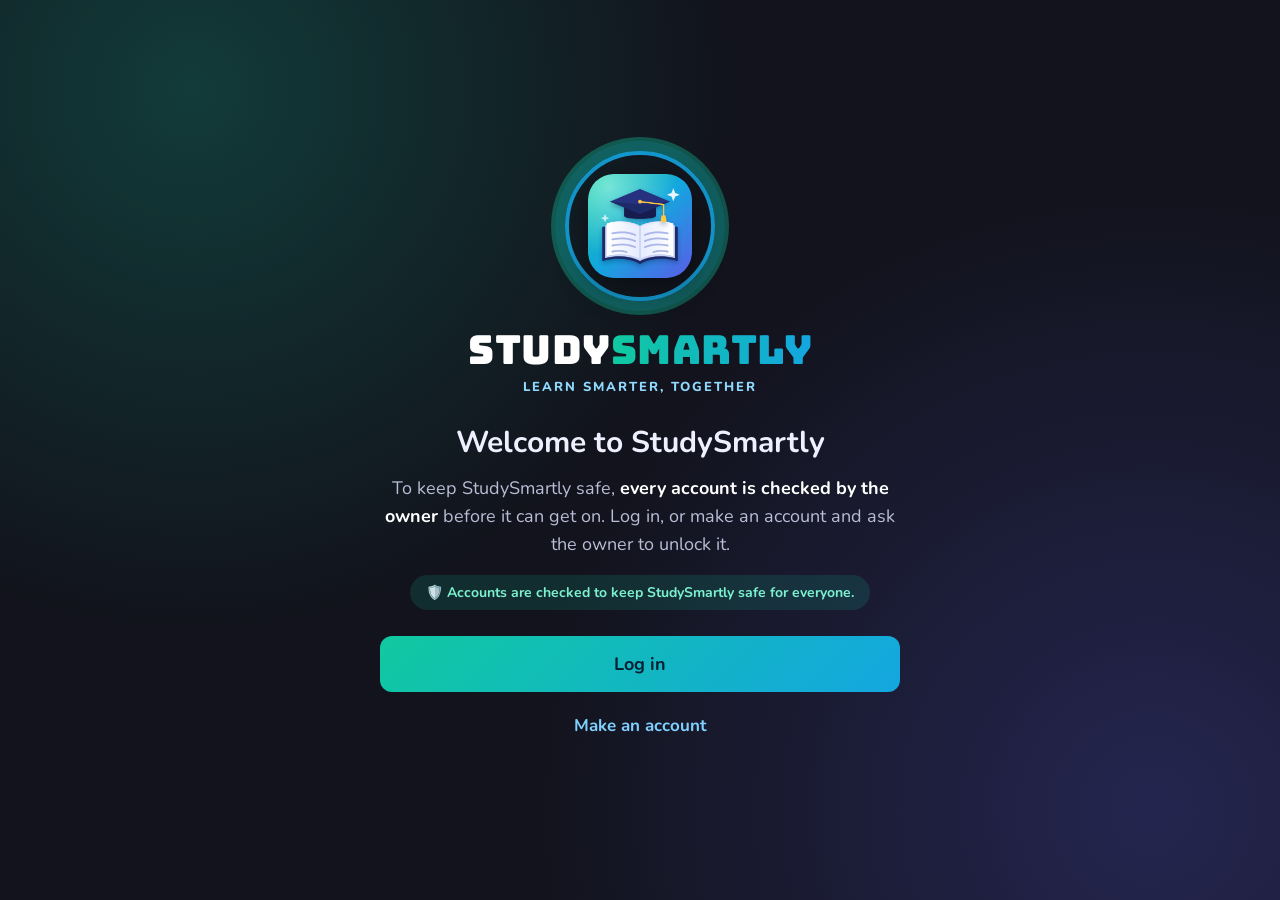
<file: profile.html>
<!doctype html>
<html lang="en">
<head>
  <meta charset="utf-8">
  <meta name="viewport" content="width=device-width, initial-scale=1">
  <title>Profile · StudySmartly</title>
  <meta name="description" content="StudySmartly: play games made by me and my friends.">
  <link rel="icon" type="image/png" sizes="32x32" href="/icons/favicon-32.png?v=2">
  <link rel="icon" type="image/png" sizes="192x192" href="/icons/icon-192.png?v=2">
  <link rel="apple-touch-icon" href="/icons/apple-touch-icon.png?v=2">
  <link rel="manifest" href="/manifest.webmanifest">
  <meta name="theme-color" content="#0d0e1a">
  <meta name="apple-mobile-web-app-title" content="StudySmartly">
  <meta name="apple-mobile-web-app-capable" content="yes">
  <meta name="mobile-web-app-capable" content="yes">
  <meta name="apple-mobile-web-app-status-bar-style" content="black">
  <link rel="preconnect" href="https://fonts.googleapis.com">
  <link rel="preconnect" href="https://fonts.gstatic.com" crossorigin>
  <link href="https://fonts.googleapis.com/css2?family=Bungee&family=Nunito:wght@400;600;700;800&display=swap" rel="stylesheet">
  <link rel="stylesheet" href="css/style.css">
  <script src="js/common.js"></script>
</head>
<body>
  <header class="site-header">
    <div class="container header-inner">
      <a href="./" class="logo">
        <div class="logo-mark" data-icon="logo"></div>
        <div class="logo-text">Study<span>Smartly</span></div>
      </a>
      <div class="header-actions">
        <form class="search" id="searchForm" role="search">
          <input id="searchInput" type="search" placeholder="Search game or creator" aria-label="Search games" autocomplete="off">
          <button type="submit" aria-label="Search" data-icon="search"></button>
        </form>
        <button class="icon-btn" data-theme-toggle aria-label="Toggle dark mode"></button>
        <div id="accountSlot"></div>
      </div>
    </div>
  </header>

  <main class="container profile-page">
    <div id="profileMissing" class="empty hidden" style="margin-top:30px"><div class="big">👤</div><h3>No player with that name</h3>
      <p>They might have changed or deleted their account. <a href="./" style="color:var(--accent);font-weight:700">Back home</a></p></div>

    <div id="profileView" class="hidden">
      <section class="profile-hero">
        <span class="profile-avatar" id="pAvatar"></span>
        <div class="profile-info">
          <h1 id="pName"></h1>
          <div class="profile-badges" id="pBadges"></div>
          <div class="profile-meta" id="pMeta"></div>
        </div>
        <div class="profile-actions" id="pActions"></div>
      </section>

      <div class="profile-stats">
        <div class="pstat"><b id="sMade">0</b><span>Games made</span></div>
        <div class="pstat"><b id="sRevised">0</b><span>Games revised</span></div>
        <div class="pstat"><b id="sLikes">0</b><span>Likes given</span></div>
        <div class="pstat"><b id="sComments">0</b><span>Comments</span></div>
      </div>

      <section id="madeSection" class="home-section">
        <div class="section-head"><span class="section-icon">🎮</span><h2 id="madeTitle">Games made</h2></div>
        <div class="grid" id="madeGrid"></div>
      </section>
      <section id="favSection" class="home-section">
        <div class="section-head"><span class="section-icon">⭐</span><h2>Favourites</h2></div>
        <div class="grid" id="favGrid"></div>
      </section>
    </div>
  </main>

  <footer class="site-footer">
    <div class="container">
      <span>© <span id="year"></span> StudySmartly · Made by friends, for friends.</span>
      <a href="admin.html">Admin panel →</a>
    </div>
  </footer>

  <script src="js/profile.js"></script>
</body>
</html>
</file>
<file: css/style.css>
/* ===== StudySmartly — theme tokens ===== */
:root {
  --bg: #f4f5fa;
  --surface: #ffffff;
  --surface-2: #eef0f7;
  --text: #15172b;
  --muted: #646985;
  --border: #e1e4ef;
  --header: #0d0e1a;
  --accent: #6c5ce7;
  --accent-2: #00c2ff;
  --accent-text: #ffffff;
  --danger: #e5484d;
  --success: #1fae6b;
  --shadow: 0 2px 10px rgba(20, 22, 50, 0.06);
  --shadow-lg: 0 18px 40px rgba(20, 22, 50, 0.16);
  --radius: 16px;
}
:root[data-theme="dark"] {
  --bg: #0b0c16;
  --surface: #151729;
  --surface-2: #1d2036;
  --text: #eef0ff;
  --muted: #9aa0c3;
  --border: #262a45;
  --header: #07080f;
  --shadow: 0 2px 10px rgba(0, 0, 0, 0.35);
  --shadow-lg: 0 18px 40px rgba(0, 0, 0, 0.5);
}

* { box-sizing: border-box; }
html, body { margin: 0; }
body {
  font-family: "Nunito", system-ui, -apple-system, "Segoe UI", sans-serif;
  background: var(--bg);
  color: var(--text);
  transition: background 0.25s, color 0.25s;
  min-height: 100vh;
}
a { color: inherit; text-decoration: none; }
button, input, select, textarea { font: inherit; color: inherit; }
.container { max-width: 1320px; margin: 0 auto; padding: 0 20px; }

/* ===== Header ===== */
.site-header { background: var(--header); position: sticky; top: 0; z-index: 50; }
.header-inner { display: flex; align-items: center; gap: 16px; height: 76px; }
.logo { display: flex; align-items: center; gap: 12px; flex-shrink: 0; }
.logo-mark {
  width: 46px; height: 46px; border-radius: 14px;
  background: linear-gradient(135deg, var(--accent), var(--accent-2));
  display: grid; place-items: center;
  box-shadow: 0 6px 18px rgba(108, 92, 231, 0.45);
}
.logo-mark svg { width: 26px; height: 26px; }
.logo-text {
  font-family: "Bungee", "Nunito", sans-serif;
  font-size: 24px; color: #fff; letter-spacing: 0.5px;
}
.logo-text span {
  background: linear-gradient(90deg, var(--accent-2), #a29bfe);
  -webkit-background-clip: text; background-clip: text; color: transparent;
}
.header-actions { margin-left: auto; display: flex; align-items: center; gap: 12px; }
.search {
  display: flex; align-items: center; background: #fff; border-radius: 12px;
  overflow: hidden; width: min(360px, 40vw);
}
.search input {
  flex: 1; border: 0; outline: 0; padding: 12px 16px; font-size: 16px;
  background: transparent; color: #15172b; min-width: 0;
}
.search button {
  border: 0; background: #5d6278; color: #fff; width: 52px; align-self: stretch;
  cursor: pointer; display: grid; place-items: center;
}
.search button:hover { background: var(--accent); }
.icon-btn {
  width: 48px; height: 48px; border-radius: 12px; border: 1px solid #2c2f47;
  background: transparent; color: #fff; cursor: pointer; display: grid; place-items: center;
  transition: background 0.2s, border-color 0.2s;
}
.icon-btn:hover { background: #1c1e33; border-color: var(--accent); }
.icon-btn svg, .search svg { width: 20px; height: 20px; }

/* ===== Category bar ===== */
.category-bar {
  background: var(--surface); border-bottom: 1px solid var(--border);
  box-shadow: var(--shadow);
}
.chips { display: flex; gap: 12px; padding: 16px 0; overflow-x: auto; scrollbar-width: none; }
.chips::-webkit-scrollbar { display: none; }
.chip {
  flex-shrink: 0; border: 1px solid var(--border); background: var(--surface);
  padding: 10px 22px; border-radius: 999px; cursor: pointer; font-size: 17px;
  font-weight: 600; color: var(--text); display: flex; align-items: center; gap: 10px;
  transition: all 0.18s;
}
.chip:hover { border-color: var(--accent); color: var(--accent); }
.chip.active {
  background: linear-gradient(135deg, var(--accent), #8b7cf6); color: #fff; border-color: transparent;
  box-shadow: 0 6px 16px rgba(108, 92, 231, 0.35);
}
.chip .count {
  background: var(--accent-2); color: #fff; font-size: 13px; border-radius: 999px;
  min-width: 26px; height: 26px; display: grid; place-items: center; padding: 0 6px;
}
.chip.active .count { background: rgba(255, 255, 255, 0.25); }

/* ===== Hero ===== */
.hero {
  margin: 28px 0 8px; border-radius: 22px; padding: 34px 36px; color: #fff;
  background:
    radial-gradient(circle at 85% 20%, rgba(0, 194, 255, 0.55), transparent 45%),
    radial-gradient(circle at 10% 90%, rgba(255, 107, 203, 0.45), transparent 40%),
    linear-gradient(135deg, #3b2bb5, #6c5ce7);
  display: flex; align-items: center; justify-content: space-between; gap: 24px; flex-wrap: wrap;
  box-shadow: var(--shadow-lg);
}
.hero h1 { margin: 0 0 6px; font-family: "Bungee", sans-serif; font-weight: 400; font-size: clamp(24px, 3.4vw, 38px); }
.hero p { margin: 0; opacity: 0.9; font-size: 17px; max-width: 560px; }
.hero-stats { display: flex; gap: 14px; }
.stat {
  background: rgba(255, 255, 255, 0.14); backdrop-filter: blur(6px); border-radius: 14px;
  padding: 12px 20px; text-align: center; min-width: 110px;
}
.stat b { display: block; font-size: 28px; font-weight: 800; }
.stat span { font-size: 13px; opacity: 0.85; text-transform: uppercase; letter-spacing: 0.6px; }

/* ===== Section ===== */
.section-head {
  display: flex; align-items: center; gap: 12px; margin: 34px 0 24px; padding-bottom: 14px;
  border-bottom: 1px solid var(--border);
}
.section-head h2 { margin: 0; font-size: 26px; font-weight: 800; text-transform: uppercase; letter-spacing: 0.3px; }
.section-head svg { width: 24px; height: 24px; color: var(--accent); }
.section-head .result-count { margin-left: auto; color: var(--muted); font-weight: 600; }

/* ===== Game grid ===== */
.grid {
  display: grid; gap: 24px; padding-bottom: 60px;
  grid-template-columns: repeat(auto-fill, minmax(200px, 1fr));
}
.card {
  background: var(--surface); border-radius: var(--radius); padding: 8px; cursor: pointer;
  box-shadow: var(--shadow); border: 1px solid var(--border);
  transition: transform 0.2s, box-shadow 0.2s, border-color 0.2s;
  display: flex; flex-direction: column; text-align: left;
}
.card:hover { transform: translateY(-6px); box-shadow: var(--shadow-lg); border-color: var(--accent); }
.thumb {
  position: relative; aspect-ratio: 1 / 1; border-radius: 12px; overflow: hidden; background: var(--surface-2);
}
.thumb img { width: 100%; height: 100%; object-fit: cover; display: block; transition: transform 0.35s; }
.card:hover .thumb img { transform: scale(1.07); }
.thumb-fallback {
  width: 100%; height: 100%; display: grid; place-items: center; color: #fff;
  font-family: "Bungee", sans-serif; font-size: 52px; text-shadow: 0 4px 14px rgba(0, 0, 0, 0.25);
}
.thumb .play-overlay {
  position: absolute; inset: 0; display: grid; place-items: center;
  background: rgba(10, 10, 25, 0.45); opacity: 0; transition: opacity 0.2s;
}
.card:hover .play-overlay { opacity: 1; }
.play-overlay span {
  width: 64px; height: 64px; border-radius: 50%; background: #fff; display: grid; place-items: center;
  box-shadow: 0 8px 24px rgba(0, 0, 0, 0.35); transform: scale(0.8); transition: transform 0.2s;
}
.card:hover .play-overlay span { transform: scale(1); }
.play-overlay svg { width: 26px; height: 26px; color: var(--accent); margin-left: 4px; }
.badge {
  position: absolute; top: 10px; left: 10px; background: rgba(13, 14, 26, 0.75); color: #fff;
  font-size: 12px; font-weight: 700; padding: 4px 10px; border-radius: 999px; backdrop-filter: blur(4px);
}
.badge.new { left: auto; right: 10px; background: #ff4d8d; }
.card-body { padding: 12px 6px 6px; text-align: center; }
.card-title { font-size: 18px; font-weight: 700; white-space: nowrap; overflow: hidden; text-overflow: ellipsis; }
.card-creator { font-size: 14px; color: var(--muted); margin-top: 2px; white-space: nowrap; overflow: hidden; text-overflow: ellipsis; }

.empty {
  text-align: center; padding: 70px 20px; color: var(--muted); grid-column: 1 / -1;
  border: 2px dashed var(--border); border-radius: 20px; background: var(--surface);
}
.empty h3 { color: var(--text); font-size: 22px; margin: 12px 0 6px; }
.empty .big { font-size: 48px; }

/* ===== Modal ===== */
.modal-backdrop {
  position: fixed; inset: 0; background: rgba(5, 6, 15, 0.7); backdrop-filter: blur(6px);
  display: none; align-items: center; justify-content: center; padding: 20px; z-index: 100;
}
.modal-backdrop.open { display: flex; animation: fade 0.2s; }
@keyframes fade { from { opacity: 0; } to { opacity: 1; } }
@keyframes pop { from { transform: translateY(20px) scale(0.97); opacity: 0; } to { transform: none; opacity: 1; } }
.modal {
  background: var(--surface); border-radius: 22px; width: min(720px, 100%); overflow: hidden;
  box-shadow: var(--shadow-lg); animation: pop 0.25s; display: grid; grid-template-columns: 280px 1fr;
  position: relative;
}
.modal .thumb { border-radius: 0; aspect-ratio: auto; min-height: 280px; }
.modal-info { padding: 28px; display: flex; flex-direction: column; gap: 12px; }
.modal-info h2 { margin: 0; font-size: 28px; }
.modal-meta { display: flex; flex-wrap: wrap; gap: 8px; }
.pill { background: var(--surface-2); border-radius: 999px; padding: 6px 12px; font-size: 14px; font-weight: 600; color: var(--muted); }
.pill b { color: var(--text); }
.modal-info p { margin: 0; color: var(--muted); line-height: 1.55; }
.modal-close {
  position: absolute; top: 12px; right: 12px; width: 38px; height: 38px; border-radius: 50%;
  border: 0; background: var(--surface-2); cursor: pointer; font-size: 20px; color: var(--text);
}
.btn {
  border: 0; border-radius: 12px; padding: 12px 20px; font-weight: 700; cursor: pointer; font-size: 16px;
  display: inline-flex; align-items: center; justify-content: center; gap: 8px; transition: transform 0.15s, filter 0.15s, background 0.15s;
}
.btn:active { transform: scale(0.97); }
.btn-play {
  margin-top: auto; padding: 16px 24px; font-size: 20px; color: #fff;
  background: linear-gradient(135deg, #22c55e, #16a34a); box-shadow: 0 10px 24px rgba(34, 197, 94, 0.35);
}
.btn-play:hover { filter: brightness(1.08); }
.btn-play svg { width: 22px; height: 22px; }

/* ===== Footer ===== */
.site-footer { border-top: 1px solid var(--border); padding: 26px 0; color: var(--muted); font-size: 14px; }
.site-footer .container { display: flex; justify-content: space-between; gap: 12px; flex-wrap: wrap; }
.site-footer a { color: var(--accent); font-weight: 700; }

/* ===== Admin ===== */
.admin-layout { display: grid; grid-template-columns: 420px 1fr; gap: 28px; padding: 30px 0 60px; align-items: start; }
.panel {
  background: var(--surface); border: 1px solid var(--border); border-radius: 20px; padding: 24px;
  box-shadow: var(--shadow);
}
.panel h2 { margin: 0 0 4px; font-size: 22px; }
.panel .sub { margin: 0 0 18px; color: var(--muted); font-size: 14px; }
.field { display: flex; flex-direction: column; gap: 6px; margin-bottom: 14px; }
.field label { font-weight: 700; font-size: 14px; }
.field label .req { color: var(--danger); }
.field input, .field select, .field textarea {
  border: 1px solid var(--border); background: var(--surface-2); border-radius: 10px;
  padding: 11px 13px; outline: none; transition: border-color 0.15s, box-shadow 0.15s; width: 100%;
}
.field input:focus, .field select:focus, .field textarea:focus { border-color: var(--accent); box-shadow: 0 0 0 3px rgba(108, 92, 231, 0.2); }
.field textarea { resize: vertical; min-height: 80px; }
.field .hint { font-size: 12px; color: var(--muted); }
.row { display: grid; grid-template-columns: 1fr 1fr; gap: 12px; }
.btn-primary { background: var(--accent); color: #fff; }
.btn-primary:hover { filter: brightness(1.1); }
.btn-ghost { background: var(--surface-2); color: var(--text); }
.btn-ghost:hover { background: var(--border); }
.btn-danger { background: transparent; color: var(--danger); border: 1px solid var(--danger); padding: 8px 12px; font-size: 14px; }
.btn-danger:hover { background: var(--danger); color: #fff; }
.btn-small { padding: 8px 12px; font-size: 14px; }
.btn:disabled { opacity: 0.55; cursor: not-allowed; }
.actions { display: flex; gap: 10px; flex-wrap: wrap; }
.preview-card { margin-top: 18px; max-width: 220px; cursor: default; }
.preview-card:hover { transform: none; }

.status {
  display: flex; align-items: center; gap: 10px; padding: 12px 14px; border-radius: 12px;
  font-size: 14px; font-weight: 600; margin-bottom: 16px; background: var(--surface-2);
}
.status .dot { width: 10px; height: 10px; border-radius: 50%; background: var(--muted); flex-shrink: 0; }
.status.ok .dot { background: var(--success); }
.status.warn .dot { background: #f5a524; }

.table-wrap { overflow-x: auto; }
table { width: 100%; border-collapse: collapse; }
th, td { text-align: left; padding: 12px 10px; border-bottom: 1px solid var(--border); vertical-align: middle; }
th { font-size: 12px; text-transform: uppercase; letter-spacing: 0.6px; color: var(--muted); }
td .mini-thumb { width: 48px; height: 48px; border-radius: 10px; overflow: hidden; }
td .mini-thumb .thumb-fallback { font-size: 18px; }
td .mini-thumb img { width: 100%; height: 100%; object-fit: cover; }
td .name { font-weight: 700; }
td .url { font-size: 12px; color: var(--muted); max-width: 240px; white-space: nowrap; overflow: hidden; text-overflow: ellipsis; }
td .row-actions { display: flex; gap: 6px; justify-content: flex-end; }

.login-wrap { min-height: calc(100vh - 76px); display: grid; place-items: center; padding: 30px 20px; }
.login-wrap .panel { width: min(460px, 100%); }
details.help { margin-top: 14px; font-size: 14px; color: var(--muted); }
details.help summary { cursor: pointer; font-weight: 700; color: var(--text); }
details.help ol { padding-left: 18px; line-height: 1.6; }
code { background: var(--surface-2); padding: 2px 6px; border-radius: 6px; font-size: 13px; }

.toast {
  position: fixed; bottom: 24px; left: 50%; transform: translateX(-50%) translateY(120px);
  background: var(--text); color: var(--bg); padding: 14px 22px; border-radius: 12px; font-weight: 700;
  box-shadow: var(--shadow-lg); transition: transform 0.3s; z-index: 200; max-width: calc(100% - 32px);
}
.toast.show { transform: translateX(-50%) translateY(0); }
.toast.error { background: var(--danger); color: #fff; }
.hidden { display: none !important; }

/* ===== Responsive ===== */
@media (max-width: 980px) {
  .admin-layout { grid-template-columns: 1fr; }
}
@media (max-width: 720px) {
  .container { padding: 0 16px; }
  .header-inner { height: auto; flex-wrap: wrap; padding: 12px 0; }
  .header-actions { width: 100%; margin-left: 0; }
  .search { flex: 1; width: auto; }
  .logo-text { font-size: 20px; }
  .grid { grid-template-columns: repeat(2, 1fr); gap: 14px; }
  .card-title { font-size: 15px; }
  .chip { font-size: 15px; padding: 8px 16px; }
  .hero { padding: 24px; }
  .hero-stats { width: 100%; }
  .stat { flex: 1; min-width: 0; }
  .modal { grid-template-columns: 1fr; }
  .modal .thumb { min-height: 200px; max-height: 240px; }
  .row { grid-template-columns: 1fr; }
}

/* ===== Play page ===== */
.play-page { padding-top: 24px; }
.player {
  position: relative; width: 100%; aspect-ratio: 16 / 9; max-height: 78vh;
  background: #05060d; border-radius: 18px; overflow: hidden; box-shadow: var(--shadow-lg);
}
.player iframe { position: absolute; inset: 0; width: 100%; height: 100%; border: 0; background: #fff; }
.player-cover {
  position: absolute; inset: 0; border: 0; padding: 0; cursor: pointer; color: #fff;
  display: grid; place-items: center; background: #05060d; overflow: hidden;
}
.cover-bg { position: absolute; inset: -40px; background-size: cover; background-position: center; filter: blur(28px) brightness(0.55); transform: scale(1.1); }
.cover-content { position: relative; display: flex; flex-direction: column; align-items: center; gap: 16px; }
.cover-thumb { width: 150px; height: 150px; border-radius: 22px; overflow: hidden; box-shadow: 0 14px 40px rgba(0,0,0,.5); border: 3px solid rgba(255,255,255,.85); }
.cover-thumb img { width: 100%; height: 100%; object-fit: cover; }
.cover-thumb .thumb-fallback { font-size: 50px; }
.cover-title { font-family: "Bungee", sans-serif; font-size: clamp(22px, 3vw, 34px); text-shadow: 0 4px 16px rgba(0,0,0,.5); text-align: center; padding: 0 16px; }
.cover-play {
  display: inline-flex; align-items: center; gap: 10px; padding: 14px 42px; border-radius: 999px; font-size: 22px; font-weight: 800;
  background: linear-gradient(135deg, #22c55e, #16a34a); box-shadow: 0 10px 30px rgba(34,197,94,.45); transition: transform .15s, filter .15s;
}
.cover-play svg { width: 22px; height: 22px; }
.player-cover:hover .cover-play { transform: scale(1.06); filter: brightness(1.08); }
.exit-fs {
  display: none; position: absolute; top: 12px; right: 12px; z-index: 5; border: 0; border-radius: 999px;
  padding: 8px 14px; background: rgba(0,0,0,.6); color: #fff; font-weight: 700; cursor: pointer; opacity: .35; transition: opacity .2s;
}
.exit-fs:hover { opacity: 1; }
.player:fullscreen { border-radius: 0; max-height: none; aspect-ratio: auto; }
.player:fullscreen .exit-fs { display: block; }
.player.fake-fs { position: fixed; inset: 0; z-index: 1000; border-radius: 0; max-height: none; aspect-ratio: auto; }
.player.fake-fs .exit-fs { display: block; }

.play-bar { display: flex; align-items: center; justify-content: space-between; gap: 16px; flex-wrap: wrap; margin: 18px 0 8px; }
.play-title h1 { margin: 0; font-size: 26px; font-weight: 800; }
.play-sub { color: var(--muted); font-weight: 600; margin-top: 2px; display: flex; gap: 8px; align-items: center; flex-wrap: wrap; }
.play-sub .pill { padding: 3px 10px; font-size: 13px; }
.play-actions { display: flex; gap: 10px; flex-wrap: wrap; }
.play-actions .ic svg { width: 18px; height: 18px; display: block; }
.btn-dark { background: var(--text); color: var(--bg); }
.btn-dark:hover { filter: brightness(1.15); }
.play-about { margin-top: 18px; }
.play-about h2 { font-size: 18px; margin: 0 0 6px; }
.play-about p { margin: 0; color: var(--muted); line-height: 1.6; }
.play-page .section-head { margin-top: 30px; }

/* ===== Thumbnail upload ===== */
.upload {
  border: 2px dashed var(--border); border-radius: 14px; padding: 16px; display: flex; align-items: center; gap: 14px;
  cursor: pointer; background: var(--surface-2); transition: border-color .15s, background .15s;
}
.upload:hover, .upload.drag { border-color: var(--accent); }
.upload input { display: none; }
.upload-thumb { width: 64px; height: 64px; border-radius: 12px; overflow: hidden; flex-shrink: 0; background: var(--border); display: grid; place-items: center; font-size: 26px; }
.upload-thumb img { width: 100%; height: 100%; object-fit: cover; }
.upload-text b { display: block; }
.upload-text span { font-size: 13px; color: var(--muted); }

@media (max-width: 720px) {
  .player { aspect-ratio: 4 / 3; border-radius: 14px; }
  .cover-thumb { width: 100px; height: 100px; }
  .play-actions { width: 100%; }
  .play-actions .btn { flex: 1; }
}

/* ===== Accounts ===== */
.login-btn { padding: 12px 18px; white-space: nowrap; }
.account-menu { position: relative; }
.account-btn {
  display: flex; align-items: center; gap: 10px; height: 48px; padding: 0 14px 0 6px; border-radius: 12px;
  border: 1px solid #2c2f47; background: transparent; color: #fff; cursor: pointer; font-weight: 700;
}
.account-btn:hover { border-color: var(--accent); background: #1c1e33; }
.avatar { width: 36px; height: 36px; border-radius: 10px; display: grid; place-items: center; font-weight: 800; color: #fff; }
.account-name { max-width: 120px; overflow: hidden; text-overflow: ellipsis; white-space: nowrap; }
.account-dropdown {
  position: absolute; right: 0; top: calc(100% + 8px); width: 220px; background: var(--surface); color: var(--text);
  border: 1px solid var(--border); border-radius: 14px; padding: 14px; box-shadow: var(--shadow-lg); z-index: 60;
}
.dd-head { font-size: 13px; color: var(--muted); }
.dd-head b { color: var(--text); font-size: 16px; }
.dd-sub { font-size: 13px; color: var(--muted); margin: 6px 0 12px; }
.auth-box {
  background: var(--surface); border-radius: 22px; width: min(420px, 100%); padding: 26px; position: relative;
  box-shadow: var(--shadow-lg); animation: pop 0.25s;
}
.auth-box h2 { margin: 14px 0 4px; }
.auth-tabs { display: inline-flex; background: var(--surface-2); border-radius: 12px; padding: 4px; }
.auth-tabs button { border: 0; background: transparent; padding: 8px 16px; border-radius: 9px; font-weight: 700; cursor: pointer; color: var(--muted); }
.auth-tabs button.active { background: var(--surface); color: var(--text); box-shadow: var(--shadow); }
.badge.lock { top: auto; bottom: 10px; background: #f5a524; color: #1a1300; }
.badge.lock.owned { background: var(--success); color: #fff; }

/* Locked game cover */
.lock-box {
  background: rgba(10, 10, 25, 0.72); backdrop-filter: blur(8px); border: 1px solid rgba(255,255,255,.15);
  border-radius: 16px; padding: 16px 20px; max-width: 460px; text-align: center; line-height: 1.5; margin: 0 16px;
}
.lock-box .lock-title { font-weight: 800; font-size: 18px; margin-bottom: 4px; }
.lock-box .lock-text { font-size: 15px; opacity: .9; }
.lock-box code { background: rgba(255,255,255,.15); color: #fff; }
.lock-box .btn { margin-top: 12px; }
.player-cover.locked { cursor: default; }
.price-tag { display: inline-block; background: #f5a524; color: #1a1300; font-weight: 800; border-radius: 999px; padding: 2px 10px; font-size: 14px; }

/* Admin: paid toggle + users */
.check-row {
  display: flex; align-items: center; gap: 10px; padding: 12px 14px; border-radius: 12px; cursor: pointer;
  border: 1px solid var(--border); background: var(--surface-2); font-weight: 700; margin-bottom: 14px;
}
.check-row input { width: 18px; height: 18px; accent-color: var(--accent); }
.check-row small { display: block; font-weight: 600; color: var(--muted); }
.user-row { border-bottom: 1px solid var(--border); padding: 14px 0; display: flex; flex-direction: column; gap: 10px; }
.user-top { display: flex; align-items: center; gap: 10px; }
.user-top .avatar { width: 34px; height: 34px; font-size: 14px; }
.user-top .uname { font-weight: 800; }
.user-top .udate { font-size: 12px; color: var(--muted); }
.user-top .btn-danger { margin-left: auto; }
.owned-list { display: flex; flex-wrap: wrap; gap: 6px; }
.owned-chip {
  display: inline-flex; align-items: center; gap: 6px; background: rgba(31, 174, 107, .14); color: var(--success);
  border-radius: 999px; padding: 4px 6px 4px 12px; font-size: 13px; font-weight: 700;
}
.owned-chip button { border: 0; background: transparent; color: inherit; cursor: pointer; font-size: 15px; line-height: 1; padding: 2px 4px; border-radius: 50%; }
.owned-chip button:hover { background: rgba(31, 174, 107, .25); }
.unlock-row { display: flex; gap: 8px; }
.unlock-row select { flex: 1; min-width: 0; border: 1px solid var(--border); background: var(--surface-2); border-radius: 10px; padding: 8px 10px; }
.muted-note { font-size: 13px; color: var(--muted); }
@media (max-width: 720px) {
  .account-name { display: none; }
  .account-btn { padding: 0 6px; }
}
/* Locked paid game: let the cover grow so the message never gets cut off */
.player.is-locked { aspect-ratio: auto; max-height: none; min-height: min(56.25vw, 78vh); display: grid; }
.player.is-locked .player-cover { position: relative; inset: auto; padding: 32px 0; }

/* ===== Login page ===== */
.auth-page {
  display: grid; grid-template-columns: 1fr minmax(320px, 440px); gap: 40px; align-items: center;
  min-height: calc(100vh - 76px); padding-top: 40px; padding-bottom: 40px;
}
.auth-hero {
  border-radius: 24px; padding: 44px; color: #fff; min-height: 420px; display: flex; flex-direction: column; justify-content: center;
  background:
    radial-gradient(circle at 85% 15%, rgba(0, 194, 255, 0.55), transparent 45%),
    radial-gradient(circle at 10% 95%, rgba(255, 107, 203, 0.45), transparent 40%),
    linear-gradient(135deg, #3b2bb5, #6c5ce7);
  box-shadow: var(--shadow-lg);
}
.auth-hero h1 { font-family: "Bungee", sans-serif; font-weight: 400; font-size: clamp(28px, 3.6vw, 46px); line-height: 1.1; margin: 0 0 26px; }
.auth-hero ul { list-style: none; padding: 0; margin: 0; display: grid; gap: 14px; font-size: 17px; font-weight: 600; }
.auth-hero li { display: flex; gap: 12px; align-items: center; }
.auth-hero li span { width: 40px; height: 40px; border-radius: 12px; display: grid; place-items: center; background: rgba(255,255,255,.16); font-size: 20px; flex-shrink: 0; }
.auth-card { padding: 30px; }
.auth-card h2 { margin: 18px 0 4px; font-size: 26px; }
.auth-card #signedIn h2 { margin-top: 0; }
.pass-wrap { position: relative; }
.pass-wrap input { padding-right: 70px; }
.pass-toggle {
  position: absolute; right: 6px; top: 50%; transform: translateY(-50%); border: 0; background: transparent;
  color: var(--accent); font-weight: 700; cursor: pointer; padding: 6px 10px; border-radius: 8px;
}
.form-error { background: rgba(229, 72, 77, .12); color: var(--danger); border-radius: 10px; padding: 10px 12px; font-weight: 700; font-size: 14px; margin: 0 0 14px; }
.switch-line { text-align: center; color: var(--muted); font-size: 14px; margin: 18px 0 0; }
.switch-line button { border: 0; background: none; color: var(--accent); font-weight: 800; cursor: pointer; padding: 0; }
.admin-tag { display: inline-block; margin-left: 6px; background: var(--accent); color: #fff; font-size: 10px; font-weight: 800; padding: 2px 7px; border-radius: 999px; vertical-align: middle; letter-spacing: .5px; }
@media (max-width: 860px) {
  .auth-page { grid-template-columns: 1fr; gap: 20px; padding-top: 20px; }
  .auth-hero { min-height: 0; padding: 26px; }
  .auth-hero h1 { margin-bottom: 16px; }
  .auth-hero ul { font-size: 15px; }
}

/* ===== Admin: unlock-a-game box ===== */
.unlock-box { background: var(--surface-2); border: 1px solid var(--border); border-radius: 16px; padding: 18px; margin-bottom: 18px; }
.unlock-box h3 { margin: 0 0 4px; font-size: 17px; }
.unlock-box .sub { margin-bottom: 14px; }
.unlock-box .field input, .unlock-box .field select { background: var(--surface); }
.unlock-grid { display: grid; grid-template-columns: 1fr 1fr; gap: 12px; }
.unlock-box .btn { width: 100%; }
.unlock-result { font-size: 14px; font-weight: 700; margin-top: 10px; }
.unlock-result.ok { color: var(--success); }
.unlock-result.err { color: var(--danger); }
.owned-chip .via { font-weight: 600; opacity: .8; }
@media (max-width: 720px) { .unlock-grid { grid-template-columns: 1fr; } }
.or-line { display: flex; align-items: center; gap: 12px; color: var(--muted); font-size: 13px; font-weight: 700; margin: 20px 0 16px; }
.or-line::before, .or-line::after { content: ""; flex: 1; height: 1px; background: var(--border); }

/* ===== Create button (bottom right) ===== */
.fab {
  position: fixed; right: 24px; bottom: 24px; z-index: 80; height: 64px; min-width: 64px; padding: 0 20px 0 18px;
  border-radius: 999px; display: flex; align-items: center; gap: 10px; color: #fff; font-weight: 800; font-size: 17px;
  background: linear-gradient(135deg, var(--accent), #00b4ff); box-shadow: 0 12px 30px rgba(108, 92, 231, .45);
  transition: transform .18s, box-shadow .18s;
}
.fab:hover { transform: translateY(-3px) scale(1.03); box-shadow: 0 16px 36px rgba(108, 92, 231, .55); }
.fab:active { transform: scale(.97); }
.fab-plus { width: 28px; height: 28px; display: grid; place-items: center; transition: transform .25s; }
.fab-plus svg { width: 26px; height: 26px; }
.fab:hover .fab-plus { transform: rotate(90deg); }
body:has(.fab) .site-footer { padding-bottom: 100px; }
@media (max-width: 720px) {
  .fab { right: 16px; bottom: 16px; padding: 0; width: 60px; min-width: 0; height: 60px; justify-content: center; }
  .fab-label { display: none; }
}

/* ===== Create page ===== */
.create-page { padding-top: 28px; padding-bottom: 60px; }
.create-layout { display: grid; grid-template-columns: minmax(0, 1fr) 360px; gap: 28px; align-items: start; }
.create-side { display: flex; flex-direction: column; gap: 28px; position: sticky; top: 100px; }
.create-side .preview-card { margin-top: 10px; max-width: 220px; }
.create-gate { max-width: 560px; margin: 40px auto; text-align: center; padding: 40px 30px; }
.create-gate .big { font-size: 54px; }
.create-gate h2 { margin: 8px 0 6px; font-size: 26px; }
.source-tabs { display: grid; grid-template-columns: 1fr 1fr; gap: 12px; margin-bottom: 18px; }
.source-tabs button {
  border: 2px solid var(--border); background: var(--surface-2); border-radius: 14px; padding: 14px; cursor: pointer;
  text-align: left; display: flex; flex-direction: column; gap: 2px; transition: border-color .15s, background .15s;
}
.source-tabs button b { font-size: 16px; }
.source-tabs button span { font-size: 13px; color: var(--muted); font-weight: 600; }
.source-tabs button.active { border-color: var(--accent); background: rgba(108, 92, 231, .08); }
.link-btn { border: 0; background: none; color: var(--accent); font-weight: 700; cursor: pointer; padding: 6px 0 0; font-size: 14px; align-self: flex-start; }
.note-box { background: var(--surface-2); border-radius: 12px; padding: 12px 14px; font-size: 14px; color: var(--muted); font-weight: 600; margin-bottom: 14px; }
.btn-big { padding: 14px 26px; font-size: 18px; }
.progress { position: relative; height: 30px; background: var(--surface-2); border-radius: 999px; overflow: hidden; margin-bottom: 14px; }
.progress-bar { position: absolute; inset: 0 auto 0 0; width: 0; background: linear-gradient(90deg, var(--accent), #00b4ff); transition: width .2s; }
.progress span { position: relative; display: block; text-align: center; line-height: 30px; font-size: 13px; font-weight: 800; color: var(--text); }
.my-game { display: flex; align-items: center; gap: 12px; padding: 12px 0; border-bottom: 1px solid var(--border); }
.my-game:last-child { border-bottom: 0; }
.my-game .mini-thumb { width: 48px; height: 48px; border-radius: 10px; overflow: hidden; flex-shrink: 0; }
.my-game .mini-thumb img { width: 100%; height: 100%; object-fit: cover; }
.my-game .mini-thumb .thumb-fallback { font-size: 18px; }
.my-game-info { flex: 1; min-width: 0; }
.my-game-info .name { font-weight: 800; white-space: nowrap; overflow: hidden; text-overflow: ellipsis; }
.my-game-meta { font-size: 12px; color: var(--muted); font-weight: 600; }
.my-game .row-actions { display: flex; gap: 6px; }
.my-game .btn-danger { padding: 8px 10px; }
@media (max-width: 980px) {
  .create-layout { grid-template-columns: 1fr; }
  .create-side { position: static; }
}
@media (max-width: 480px) {
  .source-tabs { grid-template-columns: 1fr; }
  .my-game { flex-wrap: wrap; }
  .my-game .row-actions { width: 100%; justify-content: flex-end; }
}

/* Create page: unlock-for-a-buyer panel */
.my-game { flex-wrap: wrap; }
.sell-panel { width: 100%; background: var(--surface-2); border-radius: 12px; padding: 12px; display: flex; flex-direction: column; gap: 10px; }
.sell-title { font-size: 13px; color: var(--muted); font-weight: 600; margin-bottom: 6px; }
.sell-title b { color: var(--text); }
.sell-grid { display: grid; grid-template-columns: 1fr 1fr; gap: 8px; }
.sell-grid input, .sell-grid select { border: 1px solid var(--border); background: var(--surface); border-radius: 10px; padding: 8px 10px; min-width: 0; }
.sell-grid input:focus, .sell-grid select:focus { outline: none; border-color: var(--accent); }

/* ===== Sidebar ===== */
:root { --sidebar-w: 236px; }
.sidebar {
  position: fixed; top: 76px; bottom: 0; left: 0; width: var(--sidebar-w); z-index: 40;
  background: var(--surface); border-right: 1px solid var(--border); overflow-y: auto; padding: 16px 12px 40px;
  scrollbar-width: thin;
}
body.has-sidebar .category-bar,
body.has-sidebar main,
body.has-sidebar .site-footer { margin-left: var(--sidebar-w); }
body.has-sidebar main.container,
body.has-sidebar .site-footer .container { max-width: 1320px; }
.side-link {
  display: flex; align-items: center; gap: 12px; padding: 10px 12px; border-radius: 12px; font-weight: 700;
  color: var(--text); transition: background .15s, color .15s; margin-bottom: 2px;
}
.side-link:hover { background: var(--surface-2); }
.side-link.active { background: linear-gradient(135deg, var(--accent), #8b7cf6); color: #fff; box-shadow: 0 6px 16px rgba(108, 92, 231, .3); }
.side-icon { width: 30px; height: 30px; border-radius: 9px; display: grid; place-items: center; font-size: 17px; background: var(--surface-2); flex-shrink: 0; }
.side-link.active .side-icon { background: rgba(255, 255, 255, .2); }
.side-label { flex: 1; min-width: 0; white-space: nowrap; overflow: hidden; text-overflow: ellipsis; }
.side-count { font-size: 12px; font-weight: 800; color: var(--muted); background: var(--surface-2); border-radius: 999px; padding: 2px 8px; }
.side-link.active .side-count { background: rgba(255, 255, 255, .25); color: #fff; }
.side-heading { font-size: 11px; font-weight: 800; letter-spacing: .8px; text-transform: uppercase; color: var(--muted); padding: 18px 12px 8px; }
.side-empty { color: var(--muted); font-size: 14px; padding: 0 12px; }
.menu-btn {
  display: none; width: 44px; height: 44px; border-radius: 12px; border: 1px solid #2c2f47; background: transparent;
  cursor: pointer; flex-direction: column; justify-content: center; align-items: center; gap: 4px; flex-shrink: 0;
}
.menu-btn span { width: 20px; height: 2px; background: #fff; border-radius: 2px; transition: transform .2s, opacity .2s; }
.sidebar-backdrop { display: none; }

@media (max-width: 1000px) {
  body.has-sidebar .category-bar, body.has-sidebar main, body.has-sidebar .site-footer { margin-left: 0; }
  .menu-btn { display: flex; }
  .sidebar { top: 0; z-index: 210; width: 270px; transform: translateX(-105%); transition: transform .25s ease; box-shadow: var(--shadow-lg); padding-top: 20px; }
  body.sidebar-open .sidebar { transform: none; }
  body.sidebar-open .sidebar-backdrop { display: block; position: fixed; inset: 0; z-index: 200; background: rgba(5, 6, 15, .55); }
  body.sidebar-open .menu-btn span:nth-child(1) { transform: translateY(6px) rotate(45deg); }
  body.sidebar-open .menu-btn span:nth-child(2) { opacity: 0; }
  body.sidebar-open .menu-btn span:nth-child(3) { transform: translateY(-6px) rotate(-45deg); }
}
@media (max-width: 720px) {
  .header-inner .logo { flex: 1; }
}

/* Category / creator page hero */
.hero .hero-icon { font-size: 44px; line-height: 1; margin-bottom: 8px; display: block; }
.crumbs { font-size: 14px; font-weight: 700; opacity: .85; margin-bottom: 6px; }
.crumbs a { text-decoration: underline; text-underline-offset: 3px; }

/* ===== Creators page ===== */
.creator-grid { display: grid; grid-template-columns: repeat(auto-fill, minmax(250px, 1fr)); gap: 20px; padding-bottom: 60px; }
.creator-card {
  background: var(--surface); border: 1px solid var(--border); border-radius: 18px; padding: 18px; box-shadow: var(--shadow);
  display: flex; flex-direction: column; gap: 14px; transition: transform .2s, box-shadow .2s, border-color .2s;
}
.creator-card:hover { transform: translateY(-4px); box-shadow: var(--shadow-lg); border-color: var(--accent); }
.creator-top { display: flex; align-items: center; gap: 12px; }
.creator-top .avatar { width: 50px; height: 50px; border-radius: 14px; font-size: 20px; }
.creator-name { font-weight: 800; font-size: 18px; }
.creator-meta { font-size: 13px; color: var(--muted); font-weight: 600; }
.creator-thumbs { display: grid; grid-template-columns: repeat(3, 1fr); gap: 8px; }
.creator-thumbs .t { aspect-ratio: 1; border-radius: 10px; overflow: hidden; background: var(--surface-2); }
.creator-thumbs img { width: 100%; height: 100%; object-fit: cover; }
.creator-thumbs .thumb-fallback { font-size: 20px; }
.creator-tags { display: flex; flex-wrap: wrap; gap: 6px; }
.creator-tags .pill { font-size: 12px; padding: 3px 9px; }

/* Home: one section per game type */
.home-section .section-head { margin-top: 30px; }
.home-section .section-head h2 a:hover { color: var(--accent); }
.section-icon { font-size: 26px; line-height: 1; }
.see-all { margin-left: auto; font-weight: 800; color: var(--accent); white-space: nowrap; }
.see-all:hover { text-decoration: underline; text-underline-offset: 3px; }
.home-section .grid { padding-bottom: 10px; }
#homeSections { padding-bottom: 50px; }

/* Saved-progress bar on the play page */
.save-bar {
  display: flex; align-items: center; gap: 14px; flex-wrap: wrap; border-radius: 16px; padding: 14px 18px; margin-top: 14px;
  border: 1px solid var(--border); background: var(--surface);
}
.save-bar.warn { background: linear-gradient(135deg, rgba(245, 165, 36, .16), rgba(255, 77, 141, .12)); border-color: rgba(245, 165, 36, .5); }
.save-bar.ok { background: rgba(31, 174, 107, .08); border-color: rgba(31, 174, 107, .35); }
.save-icon { font-size: 28px; line-height: 1; }
.save-text { flex: 1; min-width: 200px; display: flex; flex-direction: column; }
.save-text b { font-size: 16px; }
.save-text span { font-size: 14px; color: var(--muted); font-weight: 600; }
.save-actions { display: flex; gap: 8px; flex-wrap: wrap; }

/* ===== Sidebar: slim icon strip that opens on hover (desktop) ===== */
@media (min-width: 1001px) {
  :root { --sidebar-rail: 72px; }
  body.has-sidebar .category-bar,
  body.has-sidebar main,
  body.has-sidebar .site-footer { margin-left: var(--sidebar-rail); }
  .sidebar {
    width: var(--sidebar-rail); padding: 16px 12px 40px; overflow-x: hidden;
    transition: width .22s ease, box-shadow .22s ease;
  }
  .sidebar:hover, .sidebar:focus-within { width: var(--sidebar-w); box-shadow: 12px 0 40px rgba(20, 22, 50, .18); }
  .side-link { padding: 10px 9px; }
  .side-label, .side-count, .side-heading, .side-empty { opacity: 0; transition: opacity .15s ease; white-space: nowrap; }
  .sidebar:hover :is(.side-label, .side-count, .side-heading, .side-empty),
  .sidebar:focus-within :is(.side-label, .side-count, .side-heading, .side-empty) { opacity: 1; transition-delay: .06s; }
  /* keep the section gaps as thin lines while closed */
  .side-heading { height: 0; padding: 0; margin: 12px 4px; border-top: 1px solid var(--border); overflow: hidden; }
  .sidebar:hover .side-heading, .sidebar:focus-within .side-heading { height: auto; padding: 18px 12px 8px; margin: 0; border-top: 0; }
}

/* Most played */
.card { position: relative; }
.card-plays { font-size: 13px; font-weight: 800; color: var(--accent); margin-top: 4px; }
.rank {
  position: absolute; top: -10px; left: -10px; width: 38px; height: 38px; border-radius: 50%; display: grid; place-items: center;
  font-weight: 900; font-size: 15px; color: #fff; background: #5d6278; box-shadow: 0 6px 14px rgba(0,0,0,.25); border: 3px solid var(--bg); z-index: 2;
}
.rank-1 { background: linear-gradient(135deg, #f7c948, #e0a100); }
.rank-2 { background: linear-gradient(135deg, #c9d1dc, #8f9bab); }
.rank-3 { background: linear-gradient(135deg, #e3a06b, #b8692e); }
.most-played .grid { padding-top: 10px; padding-left: 6px; }

/* Header logo uses the app icon */
.logo-mark { overflow: hidden; background: none; }
.logo-mark img { width: 100%; height: 100%; display: block; }

/* ===== Site lock screen ===== */
body.gated > *:not(.site-gate):not(.toast) { display: none !important; }
.site-gate {
  min-height: 100vh; display: grid; place-items: center; padding: 30px 18px;
  background:
    radial-gradient(circle at 15% 10%, rgba(16, 201, 160, .22), transparent 40%),
    radial-gradient(circle at 90% 90%, rgba(91, 92, 232, .25), transparent 45%),
    #12131c;
  color: #eef0ff;
}
.gate-card { width: min(520px, 100%); text-align: center; }
.gate-logo { display: flex; flex-direction: column; align-items: center; margin-bottom: 26px; }
.gate-ring {
  width: 150px; height: 150px; border-radius: 50%; display: grid; place-items: center; position: relative;
  border: 4px solid rgba(20, 166, 224, .9); box-shadow: 0 0 0 10px rgba(20, 166, 224, .12), 0 0 0 14px rgba(16, 201, 160, .35);
}
.gate-ring img { width: 104px; height: 104px; border-radius: 26px; box-shadow: 0 10px 30px rgba(0,0,0,.4); }
.gate-name { font-family: "Bungee", sans-serif; font-size: clamp(30px, 8vw, 40px); margin-top: 22px; color: #fff; letter-spacing: .5px; }
.gate-name span { background: linear-gradient(90deg, #10c9a0, #14a6e0); -webkit-background-clip: text; background-clip: text; color: transparent; }
.gate-tag { font-size: 13px; font-weight: 800; letter-spacing: 2px; text-transform: uppercase; color: #8fd9ff; margin-top: 2px; }
.gate-card h1 { font-size: 30px; margin: 0 0 12px; }
.gate-card p { color: #b9bdd6; font-size: 18px; line-height: 1.55; margin: 0 0 16px; }
.gate-card p b { color: #fff; }
.gate-safe { display: inline-block; background: rgba(16, 201, 160, .14); color: #7cf0cf; border-radius: 999px; padding: 8px 16px; font-size: 14px; font-weight: 700; margin-bottom: 26px; }
.gate-buttons { display: flex; flex-direction: column; gap: 10px; align-items: stretch; }
.gate-main { padding: 16px; font-size: 18px; background: linear-gradient(135deg, #10c9a0, #14a6e0); color: #062033; }
.gate-main:hover { filter: brightness(1.08); }
.gate-link { background: transparent; color: #7fd0ff; font-size: 17px; }
.gate-link:hover { text-decoration: underline; text-underline-offset: 4px; }

/* Admin: approvals + login log */
.count-bubble { display: inline-grid; place-items: center; min-width: 28px; height: 28px; padding: 0 8px; border-radius: 999px; background: #f5a524; color: #1a1300; font-size: 14px; vertical-align: middle; }
.count-bubble.zero { background: var(--surface-2); color: var(--muted); }
.approve-panel.has-waiting { border-color: #f5a524; box-shadow: 0 0 0 3px rgba(245, 165, 36, .18), var(--shadow); }
.pending-row { display: flex; align-items: center; gap: 10px; padding: 12px 0; border-bottom: 1px solid var(--border); flex-wrap: wrap; }
.pending-row:last-child { border-bottom: 0; }
.pending-row .avatar { width: 38px; height: 38px; font-size: 15px; }
.pending-info { flex: 1; min-width: 160px; }
.pending-info .uname { font-weight: 800; }
.pending-info .udate { font-size: 12px; color: var(--muted); font-weight: 600; }
.status-pill { display: inline-block; margin-top: 4px; font-size: 11px; font-weight: 800; border-radius: 999px; padding: 2px 8px; background: var(--surface-2); color: var(--muted); }
.status-pill.approved { background: rgba(31, 174, 107, .14); color: var(--success); }
.status-pill.pending { background: rgba(245, 165, 36, .18); color: #b97500; }
.status-pill.blocked { background: rgba(229, 72, 77, .14); color: var(--danger); }
.user-top { flex-wrap: wrap; }
.log-table td { font-size: 14px; white-space: nowrap; }
.log-table td.name { font-weight: 800; }
.log-pill { display: inline-block; border-radius: 999px; padding: 3px 10px; font-size: 12px; font-weight: 800; background: var(--surface-2); }
.log-pill.ok { background: rgba(31, 174, 107, .14); color: var(--success); }
.log-pill.warn, .log-pill.info { background: rgba(245, 165, 36, .18); color: #b97500; }
.log-pill.bad { background: rgba(229, 72, 77, .14); color: var(--danger); }

/* "Who can get on" table: Username | TRUE/FALSE */
.access-table td { font-size: 15px; vertical-align: middle; }
.access-table td.name { font-weight: 800; font-size: 16px; }
.bool {
  border: 0; cursor: pointer; font: 800 14px/1 "Nunito", sans-serif; letter-spacing: .6px; padding: 8px 14px; border-radius: 8px;
  min-width: 74px; transition: transform .1s, filter .15s;
}
.bool:hover { filter: brightness(1.08); }
.bool:active { transform: scale(.95); }
.bool.true { background: rgba(31, 174, 107, .16); color: var(--success); box-shadow: inset 0 0 0 2px rgba(31, 174, 107, .45); }
.bool.false { background: rgba(229, 72, 77, .12); color: var(--danger); box-shadow: inset 0 0 0 2px rgba(229, 72, 77, .4); }
.bool.locked { cursor: default; display: inline-block; text-align: center; }

/* Our own "Are you sure?" pop-up */
.ask-backdrop { position: fixed; inset: 0; z-index: 400; background: rgba(5, 6, 15, .6); backdrop-filter: blur(4px); display: grid; place-items: center; padding: 20px; animation: fade .15s; }
.ask-box { background: var(--surface); color: var(--text); border-radius: 18px; padding: 22px; width: min(420px, 100%); box-shadow: var(--shadow-lg); animation: pop .2s; }
.ask-box p { margin: 0 0 18px; font-size: 17px; font-weight: 700; line-height: 1.45; }
.ask-buttons { display: flex; gap: 10px; justify-content: flex-end; flex-wrap: wrap; }
.btn-danger-solid { background: var(--danger); color: #fff; }
.btn-danger-solid:hover { filter: brightness(1.08); }

/* Play page: votes, favourite, report */
.vote-group { display: inline-flex; border-radius: 12px; overflow: hidden; }
.vote-group .vote { border-radius: 0; }
.vote-group .vote + .vote { border-left: 1px solid var(--border); }
.vote span { font-weight: 800; }
.vote.on, #favBtn.on { background: rgba(108, 92, 231, .16); color: var(--accent); }
#dislikeBtn.on { background: rgba(229, 72, 77, .14); color: var(--danger); }
.report-box h3 { margin: 0 0 2px; font-size: 20px; }
.report-box .sub { margin-bottom: 12px; }
.report-box .radio { display: flex; gap: 10px; align-items: center; padding: 8px 0; font-weight: 700; cursor: pointer; }
.report-box textarea { width: 100%; min-height: 70px; margin: 8px 0 14px; border: 1px solid var(--border); border-radius: 10px; padding: 10px; background: var(--surface-2); resize: vertical; }

/* Admin: creator access, temp password, reports */
.creator-select { border: 1px solid var(--border); background: var(--surface-2); border-radius: 8px; padding: 6px 8px; font-weight: 700; font-size: 13px; max-width: 170px; }
.creator-select.on { border-color: rgba(108, 92, 231, .5); color: var(--accent); }
.creator-pill { font-size: 12px; font-weight: 800; color: var(--accent); }
.temp-pw { font: 800 24px/1.2 ui-monospace, SFMono-Regular, Menlo, monospace; letter-spacing: 1px; background: var(--surface-2); border: 2px dashed var(--accent); border-radius: 12px; padding: 14px; text-align: center; margin-bottom: 12px; user-select: all; }
.ask-box .sub { font-size: 14px; font-weight: 600; margin: 0 0 16px; color: var(--muted); }
.report-row { display: flex; align-items: center; gap: 10px; flex-wrap: wrap; padding: 12px 0; border-bottom: 1px solid var(--border); }
.report-row:last-child { border-bottom: 0; }
.report-row.done { opacity: .55; }
.report-info { flex: 1; min-width: 200px; }
.report-note { font-size: 14px; color: var(--muted); font-style: italic; margin: 2px 0; }
#reportsPanel.has-waiting { border-color: var(--danger); box-shadow: 0 0 0 3px rgba(229, 72, 77, .15), var(--shadow); }

/* ✨ AI overview */
.ai-panel { margin-top: 18px; border-color: rgba(108, 92, 231, .35); background: linear-gradient(180deg, rgba(108, 92, 231, .07), transparent 60%), var(--surface); }
.ai-head { display: flex; align-items: center; gap: 10px; margin-bottom: 8px; }
.ai-head h2 { font-size: 18px; margin: 0; }
.ai-head .btn { margin-left: auto; }
.ai-summary { font-size: 16px; line-height: 1.6; margin: 0 0 14px; }
.ai-block { margin-top: 14px; }
.ai-block h3 { font-size: 14px; text-transform: uppercase; letter-spacing: .6px; color: var(--muted); margin: 0 0 6px; }
.ai-block p, .ai-block li { line-height: 1.55; margin: 0; }
.ai-block ol, .ai-block ul { margin: 0; padding-left: 20px; display: grid; gap: 4px; }
.ai-controls { display: grid; grid-template-columns: repeat(auto-fill, minmax(220px, 1fr)); gap: 8px; }
.ai-controls div { display: flex; align-items: center; gap: 10px; background: var(--surface-2); border-radius: 10px; padding: 8px 10px; }
.ai-controls kbd { font: 800 13px/1 ui-monospace, Menlo, monospace; background: var(--surface); border: 1px solid var(--border); border-bottom-width: 3px; border-radius: 6px; padding: 5px 8px; white-space: nowrap; }
.ai-note { font-size: 12px; color: var(--muted); margin: 16px 0 0; }
.ai-writing { display: flex; align-items: center; gap: 10px; color: var(--muted); font-weight: 700; }
.ai-spinner { width: 18px; height: 18px; border-radius: 50%; border: 3px solid var(--border); border-top-color: var(--accent); animation: spin .8s linear infinite; }
@keyframes spin { to { transform: rotate(360deg); } }

/* ===== Friends & Chat ===== */
.side-badge { background: var(--danger); color: #fff; font-size: 11px; font-weight: 800; border-radius: 999px; min-width: 20px; height: 20px; display: grid; place-items: center; padding: 0 6px; }
@media (min-width: 1001px) {
  .sidebar:not(:hover):not(:focus-within) .side-badge { position: absolute; margin-left: 22px; margin-top: -22px; opacity: 1; }
}
.chat-page { padding-top: 24px; padding-bottom: 30px; }
.chat-app { display: grid; grid-template-columns: 330px minmax(0, 1fr); gap: 20px; height: calc(100vh - 170px); min-height: 520px; }
.chat-side { display: flex; flex-direction: column; gap: 12px; padding: 16px; overflow: hidden; }
.chat-side [data-pane] { display: flex; flex-direction: column; gap: 12px; min-height: 0; flex: 1; overflow-y: auto; }
.chat-side [data-pane].hidden { display: none; }
.chat-tabs { display: grid; grid-template-columns: 1fr 1fr; background: var(--surface-2); border-radius: 12px; padding: 4px; }
.chat-tabs button { border: 0; background: transparent; border-radius: 9px; padding: 9px; font-weight: 800; cursor: pointer; color: var(--muted); }
.chat-tabs button.active { background: var(--surface); color: var(--text); box-shadow: var(--shadow); }
.tab-badge { background: var(--danger); color: #fff; font-size: 11px; border-radius: 999px; padding: 1px 7px; margin-left: 4px; }
.chat-actions { display: flex; gap: 8px; flex-wrap: wrap; }
.join-form, .add-friend { display: flex; gap: 6px; flex: 1; min-width: 0; }
.join-form input, .add-friend input, .composer input {
  flex: 1; min-width: 0; border: 1px solid var(--border); background: var(--surface-2); border-radius: 10px; padding: 9px 12px; outline: none;
}
.join-form input { text-transform: uppercase; letter-spacing: 1px; font-weight: 800; }
.join-form input::placeholder { text-transform: none; letter-spacing: 0; font-weight: 600; }
.join-form input:focus, .add-friend input:focus, .composer input:focus { border-color: var(--accent); }
.room-list { display: flex; flex-direction: column; gap: 2px; }
.room-item { display: flex; align-items: center; gap: 10px; border: 0; background: transparent; text-align: left; padding: 10px; border-radius: 12px; cursor: pointer; color: var(--text); width: 100%; }
.room-item:hover { background: var(--surface-2); }
.room-item.active { background: rgba(108, 92, 231, .12); }
.avatar.group { background: var(--surface-2); font-size: 18px; }
.avatar.sm { width: 30px; height: 30px; font-size: 12px; border-radius: 9px; flex-shrink: 0; }
.room-info { flex: 1; min-width: 0; display: flex; flex-direction: column; }
.room-top { display: flex; gap: 8px; align-items: baseline; }
.room-top b { flex: 1; min-width: 0; overflow: hidden; text-overflow: ellipsis; white-space: nowrap; }
.room-top time { font-size: 11px; color: var(--muted); white-space: nowrap; }
.room-last { font-size: 13px; color: var(--muted); overflow: hidden; text-overflow: ellipsis; white-space: nowrap; }
.unread-dot { background: var(--accent); color: #fff; font-size: 12px; font-weight: 800; border-radius: 999px; min-width: 22px; height: 22px; display: grid; place-items: center; padding: 0 6px; }
.empty-list { padding: 10px; line-height: 1.5; }
.list-head { font-size: 11px; font-weight: 800; text-transform: uppercase; letter-spacing: .7px; color: var(--muted); margin: 6px 0 2px; }
.friend-row { display: flex; align-items: center; gap: 10px; padding: 8px 4px; }
.friend-row b, .friend-row > span:not(.avatar) { flex: 1; min-width: 0; overflow: hidden; text-overflow: ellipsis; }
.friend-row .avatar { width: 34px; height: 34px; font-size: 13px; }
.friend-row.request { background: rgba(245, 165, 36, .1); border-radius: 12px; padding: 8px; }
.blocked-box summary { cursor: pointer; font-weight: 700; color: var(--muted); font-size: 14px; }
.chat-main { padding: 0; overflow: hidden; display: flex; }
.chat-empty { margin: auto; text-align: center; padding: 30px; }
.chat-empty .big { font-size: 54px; }
.chat-room { display: flex; flex-direction: column; flex: 1; min-width: 0; }
.chat-room.hidden { display: none; }
.room-head { display: flex; align-items: center; gap: 12px; padding: 14px 16px; border-bottom: 1px solid var(--border); position: relative; flex-wrap: wrap; }
.room-title { flex: 1; min-width: 140px; }
.room-title h2 { margin: 0; font-size: 19px; }
.room-sub { font-size: 12px; color: var(--muted); font-weight: 600; overflow: hidden; text-overflow: ellipsis; white-space: nowrap; max-width: 420px; }
.room-code { display: flex; align-items: center; gap: 8px; background: rgba(108, 92, 231, .1); border: 1px dashed var(--accent); border-radius: 12px; padding: 6px 8px 6px 12px; }
.room-code span { font-size: 11px; font-weight: 800; text-transform: uppercase; letter-spacing: .6px; color: var(--muted); }
.room-code b { font: 800 18px/1 ui-monospace, Menlo, monospace; letter-spacing: 2px; color: var(--accent); }
.room-menu { position: absolute; right: 14px; top: calc(100% - 6px); z-index: 20; background: var(--surface); border: 1px solid var(--border); border-radius: 12px; box-shadow: var(--shadow-lg); padding: 6px; display: flex; flex-direction: column; min-width: 200px; }
.room-menu button { border: 0; background: transparent; text-align: left; padding: 10px 12px; border-radius: 8px; cursor: pointer; font-weight: 700; color: var(--text); }
.room-menu button:hover { background: var(--surface-2); }
.room-menu button.danger { color: var(--danger); }
.back-btn { display: none; }
.messages { flex: 1; overflow-y: auto; padding: 16px; display: flex; flex-direction: column; gap: 2px; }
.msg { display: flex; gap: 8px; align-items: flex-end; max-width: 78%; }
.msg:not(.cont) { margin-top: 10px; }
.msg.mine { align-self: flex-end; flex-direction: row-reverse; }
.msg.mine .avatar-gap { display: none; }
.avatar-gap { width: 30px; flex-shrink: 0; }
.bubble-wrap { display: flex; flex-direction: column; min-width: 0; }
.msg.mine .bubble-wrap { align-items: flex-end; }
.msg-name { font-size: 12px; font-weight: 800; color: var(--muted); margin: 0 0 2px 4px; }
.bubble { background: var(--surface-2); padding: 9px 13px; border-radius: 16px; line-height: 1.45; white-space: pre-wrap; overflow-wrap: anywhere; }
.msg.mine .bubble { background: linear-gradient(135deg, var(--accent), #8b7cf6); color: #fff; }
.bubble.removed { font-style: italic; opacity: .6; background: transparent; border: 1px dashed var(--border); color: var(--muted); }
.msg-meta { display: flex; gap: 8px; align-items: center; font-size: 11px; color: var(--muted); margin: 2px 6px 0; opacity: 0; transition: opacity .15s; }
.msg:hover .msg-meta, .msg:focus-within .msg-meta, .msg:last-child .msg-meta { opacity: 1; }
.msg-report { border: 0; background: none; color: var(--muted); font-size: 11px; cursor: pointer; padding: 0; text-decoration: underline; }
.msg-report:hover { color: var(--danger); }
.msg.system { align-self: center; max-width: 90%; margin: 10px 0; }
.msg.system span { font-size: 12px; color: var(--muted); background: var(--surface-2); border-radius: 999px; padding: 5px 12px; text-align: center; }
.msg-empty { margin: auto; }
.composer { display: flex; gap: 8px; padding: 12px; border-top: 1px solid var(--border); }
.composer input { padding: 12px 14px; font-size: 15px; }
.chat-safety { font-size: 13px; color: var(--muted); text-align: center; margin: 14px 0 0; }
@media (max-width: 860px) {
  .chat-app { grid-template-columns: 1fr; height: calc(100vh - 150px); }
  .chat-app .chat-main { display: none; }
  .chat-app.show-room .chat-side { display: none; }
  .chat-app.show-room .chat-main { display: flex; }
  .back-btn { display: inline-flex; }
  .msg { max-width: 90%; }
  .room-code { order: 5; width: 100%; justify-content: center; }
}

/* Game sites that block being shown inside StudySmartly */
.open-instead { display: flex; flex-direction: column; align-items: center; gap: 10px; max-width: 440px; text-align: center; padding: 0 16px; }
.open-instead .btn-play { margin: 0; padding: 14px 34px; font-size: 20px; border-radius: 999px; }
.open-instead p { margin: 0; font-size: 14px; opacity: .85; text-shadow: 0 2px 8px rgba(0,0,0,.5); }

/* 💬 Comments under each game */
.comments-panel { margin-top: 18px; }
.comments-panel h2 { font-size: 18px; margin: 0 0 12px; }
.muted-count { color: var(--muted); font-weight: 600; }
.comment-form textarea { width: 100%; border: 1px solid var(--border); background: var(--surface-2); border-radius: 12px; padding: 11px 13px; resize: vertical; min-height: 54px; font: inherit; outline: none; }
.comment-form textarea:focus { border-color: var(--accent); box-shadow: 0 0 0 3px rgba(108, 92, 231, .18); }
.comment-form-row { display: flex; justify-content: space-between; align-items: center; margin: 8px 0 6px; }
.comment-list { display: flex; flex-direction: column; }
.comment { display: flex; gap: 12px; padding: 14px 0; border-top: 1px solid var(--border); }
.comment .avatar.sm { width: 34px; height: 34px; border-radius: 10px; font-size: 13px; flex-shrink: 0; }
.comment-body { flex: 1; min-width: 0; }
.comment-top { display: flex; align-items: center; gap: 8px; flex-wrap: wrap; }
.comment-top time { font-size: 12px; color: var(--muted); }
.comment-body p { margin: 4px 0 0; line-height: 1.5; white-space: pre-wrap; overflow-wrap: anywhere; }
.creator-tag { font-size: 10px; font-weight: 800; letter-spacing: .5px; text-transform: uppercase; background: var(--accent); color: #fff; border-radius: 999px; padding: 2px 8px; }
.comment-actions { display: flex; gap: 12px; margin-top: 4px; }
.comment-actions button { border: 0; background: none; padding: 0; font-size: 12px; color: var(--muted); cursor: pointer; text-decoration: underline; }
.comment-actions button:hover { color: var(--danger); }

/* ===== Player profile ===== */
.profile-page { padding-top: 24px; padding-bottom: 60px; }
.profile-hero {
  display: flex; align-items: center; gap: 22px; flex-wrap: wrap; border-radius: 24px; padding: 28px; color: #fff;
  background: radial-gradient(circle at 90% 10%, rgba(0, 194, 255, .45), transparent 45%), linear-gradient(135deg, #3b2bb5, #6c5ce7);
  box-shadow: var(--shadow-lg);
}
.profile-avatar { width: 96px; height: 96px; border-radius: 28px; display: grid; place-items: center; font: 400 38px/1 "Bungee", sans-serif; color: #fff; border: 4px solid rgba(255,255,255,.85); box-shadow: 0 10px 30px rgba(0,0,0,.3); flex-shrink: 0; }
.profile-info { flex: 1; min-width: 200px; }
.profile-info h1 { margin: 0; font-size: clamp(26px, 4vw, 38px); overflow-wrap: anywhere; }
.profile-badges { display: flex; gap: 8px; flex-wrap: wrap; margin: 8px 0 6px; }
.pbadge { background: rgba(255,255,255,.18); border-radius: 999px; padding: 4px 12px; font-size: 13px; font-weight: 800; }
.pbadge.admin { background: #f5a524; color: #1a1300; }
.pbadge.creator { background: #00f5d4; color: #04332c; }
.profile-meta { font-size: 14px; opacity: .85; font-weight: 600; }
.profile-actions { display: flex; align-items: center; gap: 10px; flex-wrap: wrap; }
.profile-actions .btn-ghost { background: rgba(255,255,255,.16); color: #fff; }
.profile-actions .muted-note { color: rgba(255,255,255,.85); }
.friends-pill { background: rgba(255,255,255,.18); border-radius: 999px; padding: 6px 12px; font-weight: 800; font-size: 13px; }
.profile-stats { display: grid; grid-template-columns: repeat(4, 1fr); gap: 14px; margin: 18px 0 6px; }
.pstat { background: var(--surface); border: 1px solid var(--border); border-radius: 16px; padding: 16px; text-align: center; box-shadow: var(--shadow); }
.pstat b { display: block; font-size: 28px; font-weight: 900; }
.pstat span { font-size: 12px; color: var(--muted); font-weight: 800; text-transform: uppercase; letter-spacing: .5px; }
.profile-link { color: inherit; text-decoration: none; }
.profile-link:hover { color: var(--accent); text-decoration: underline; text-underline-offset: 3px; }
@media (max-width: 720px) {
  .profile-stats { grid-template-columns: repeat(2, 1fr); }
  .profile-hero { padding: 22px; }
  .profile-avatar { width: 72px; height: 72px; font-size: 28px; border-radius: 22px; }
}
.profile-actions .btn-primary { background: #fff; color: #3b2bb5; box-shadow: 0 6px 18px rgba(0,0,0,.2); }
.profile-actions .btn-primary:hover { filter: none; background: #f1efff; }
.onenote-btn { color: #7719aa; }
:root[data-theme="dark"] .onenote-btn { color: #d59bff; }
</file>
